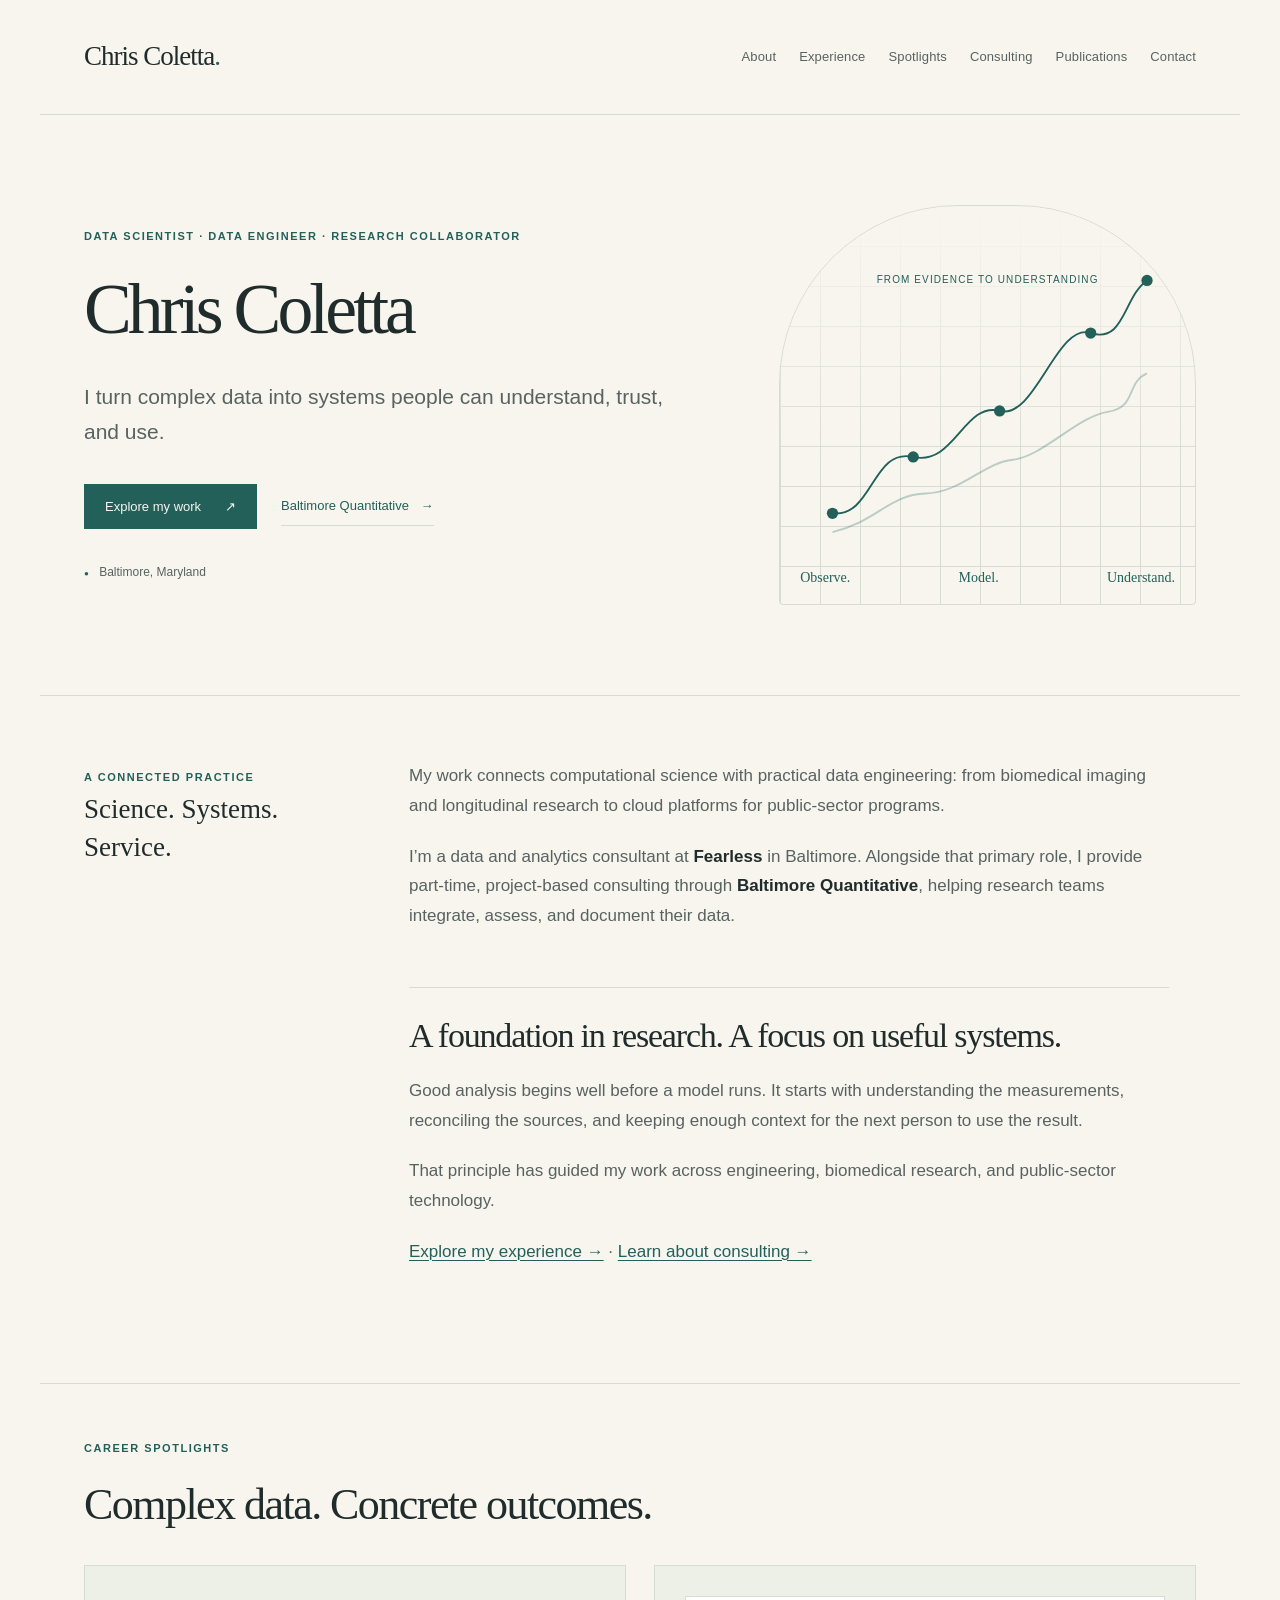
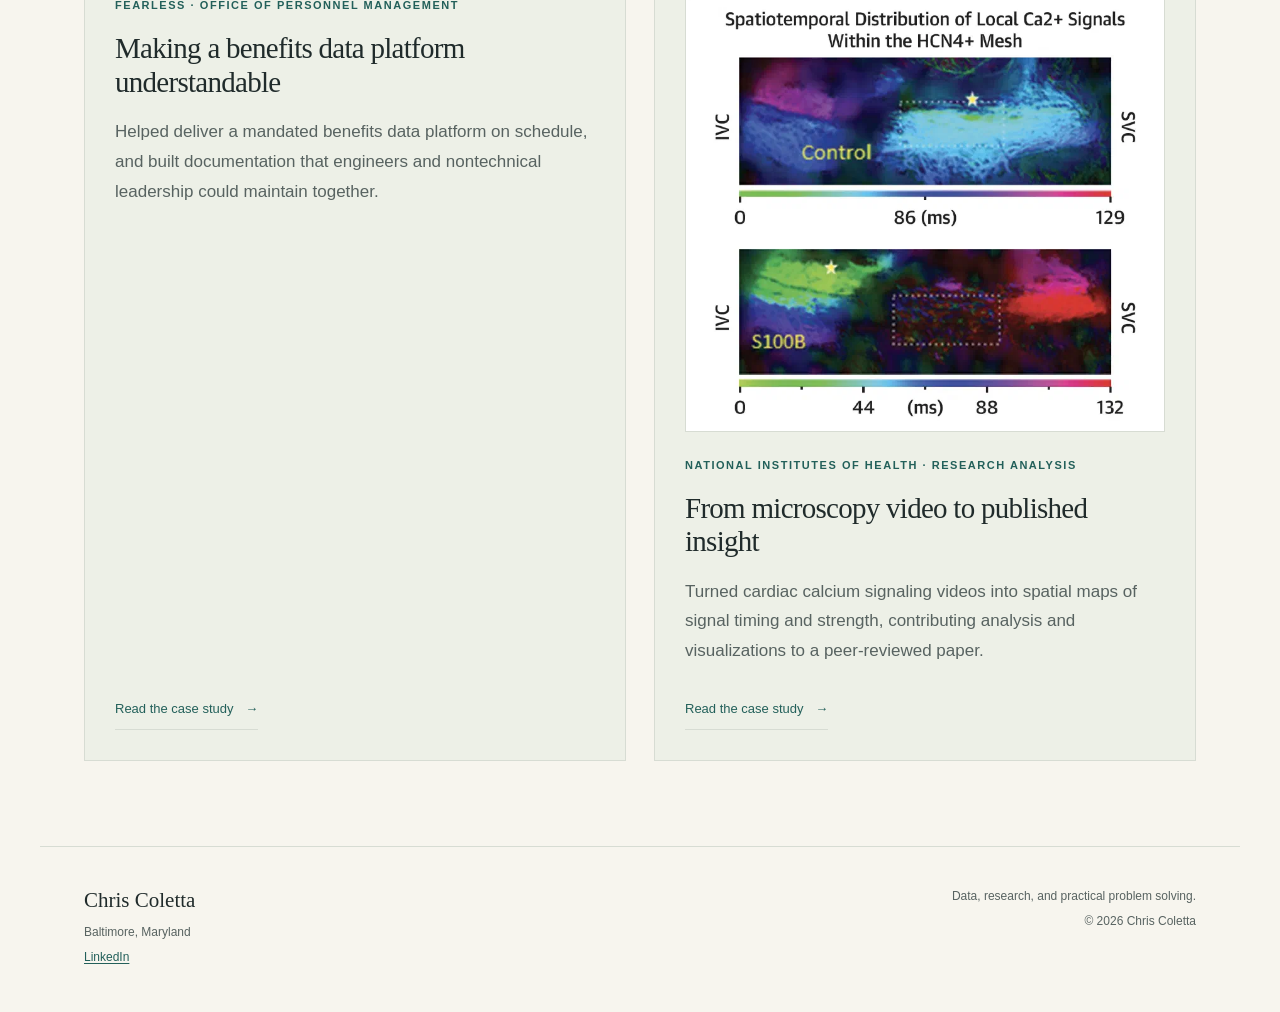
<file: index.html>
<!doctype html><html lang=en-us><head><meta name=generator content="Hugo 0.165.0"><meta charset=utf-8><meta name=viewport content="width=device-width,initial-scale=1"><title>Chris Coletta</title><meta name=description content="Baltimore-based data scientist connecting scientific research, data engineering, and dependable data platforms."><link rel=canonical href=https://colettace.github.io/><meta property="og:title" content="Chris Coletta"><meta property="og:description" content="Baltimore-based data scientist connecting scientific research, data engineering, and dependable data platforms."><meta property="og:type" content="website"><meta property="og:url" content="https://colettace.github.io/"><meta property="og:site_name" content="Chris Coletta"><meta name=theme-color content="#f7f5ee"><link rel=stylesheet href=/css/main.min.c61c6e6c2e9ab91d00d723f4d6f3834e864838fc6889ac18968c64a1b26cecc6.css integrity="sha256-xhxubC6auR0A1yP01vODToZIOPxoiawYloxkobJs7MY="><link rel=icon href=/favicon.svg type=image/svg+xml></head><body><a class=skip-link href=#main>Skip to content</a><header class="site-header wrap"><a class=wordmark href=/ aria-label="Chris Coletta home">Chris Coletta<span class=wordmark-dot aria-hidden=true>.</span></a><nav aria-label="Main navigation"><ul class=nav-list><li><a href=/about/>About</a></li><li><a href=/experience/>Experience</a></li><li><a href=/spotlights/>Spotlights</a></li><li><a href=/consulting/>Consulting</a></li><li><a href=/publications/>Publications</a></li><li><a href=/contact/>Contact</a></li></ul></nav></header><main id=main tabindex=-1><section class="home-hero wrap" aria-labelledby=hero-title><div class=hero-copy><p class=eyebrow>Data scientist · Data engineer · Research collaborator</p><h1 id=hero-title>Chris Coletta</h1><p class=hero-intro>I turn complex data into systems people can understand, trust, and use.</p><div class=hero-actions><a class=button href=/experience/>Explore my work <span aria-hidden=true>↗</span></a><a class=text-link href=/consulting/>Baltimore Quantitative <span aria-hidden=true>→</span></a></div><p class=location><span aria-hidden=true>●</span> Baltimore, Maryland</p></div><div class=data-art aria-hidden=true><div class=art-label>From evidence to understanding</div><svg viewBox="0 0 400 360" fill="none"><path d="M35 290c43 5 42-70 86-60s54-59 92-49 61-95 97-83 35-39 60-56" stroke="currentColor" stroke-width="2"/><path d="M35 310c45-10 61-40 99-41s62-33 93-36 69-46 101-51 19-31 42-41" stroke="currentColor" stroke-opacity=".28" stroke-width="2"/><circle cx="35" cy="290" r="6" fill="currentColor"/><circle cx="121" cy="230" r="6" fill="currentColor"/><circle cx="213" cy="181" r="6" fill="currentColor"/><circle cx="310" cy="98" r="6" fill="currentColor"/><circle cx="370" cy="42" r="6" fill="currentColor"/></svg><div class=art-caption><span>Observe.</span><span>Model.</span><span>Understand.</span></div></div></section><section class="home-body wrap"><div class=section-marker><span class=eyebrow>A connected practice</span><p>Science. Systems. Service.</p></div><div class=prose><p>My work connects computational science with practical data engineering: from biomedical imaging and longitudinal research to cloud platforms for public-sector programs.</p><p>I’m a data and analytics consultant at <strong>Fearless</strong> in Baltimore. Alongside that primary role, I provide part-time, project-based consulting through <strong>Baltimore Quantitative</strong>, helping research teams integrate, assess, and document their data.</p><h2 id=a-foundation-in-research-a-focus-on-useful-systems>A foundation in research. A focus on useful systems.</h2><p>Good analysis begins well before a model runs. It starts with understanding the measurements, reconciling the sources, and keeping enough context for the next person to use the result.</p><p>That principle has guided my work across engineering, biomedical research, and public-sector technology.</p><p><a href=/experience/>Explore my experience →</a>
· <a href=/consulting/>Learn about consulting →</a></p></div></section><section class="home-spotlights wrap" aria-labelledby=spotlights-title><p class=eyebrow>Career spotlights</p><h2 id=spotlights-title>Complex data. Concrete outcomes.</h2><div class=spotlight-grid><article class=spotlight-card><p class=eyebrow>Fearless · Office of Personnel Management</p><h3><a href=/spotlights/opm/>Making a benefits data platform understandable</a></h3><p>Helped deliver a mandated benefits data platform on schedule, and built documentation that engineers and nontechnical leadership could maintain together.</p><a class=text-link href=/spotlights/opm/>Read the case study <span aria-hidden=true>→</span></a></article><article class=spotlight-card><a class=spotlight-image href=/spotlights/chronopix/><img src=/images/chronopix-control-s100b_hu_54c3e852c4d3a0d.webp alt="Two ChronoPix maps of local calcium signals in sinoatrial node tissue, labeled Control and S100B, with color scales indicating relative timing in milliseconds." width=760 height=689 loading=lazy decoding=async></a><p class=eyebrow>National Institutes of Health · Research analysis</p><h3><a href=/spotlights/chronopix/>From microscopy video to published insight</a></h3><p>Turned cardiac calcium signaling videos into spatial maps of signal timing and strength, contributing analysis and visualizations to a peer-reviewed paper.</p><a class=text-link href=/spotlights/chronopix/>Read the case study <span aria-hidden=true>→</span></a></article></div></section></main><footer class="site-footer wrap"><div><a class=footer-name href=/>Chris Coletta</a><p>Baltimore, Maryland</p><p><a href=https://www.linkedin.com/in/chriscoletta/ rel=me>LinkedIn</a></p></div><div class=footer-note><p>Data, research, and practical problem solving.</p><p>© 2026 Chris Coletta</p></div></footer></body></html>
</file>
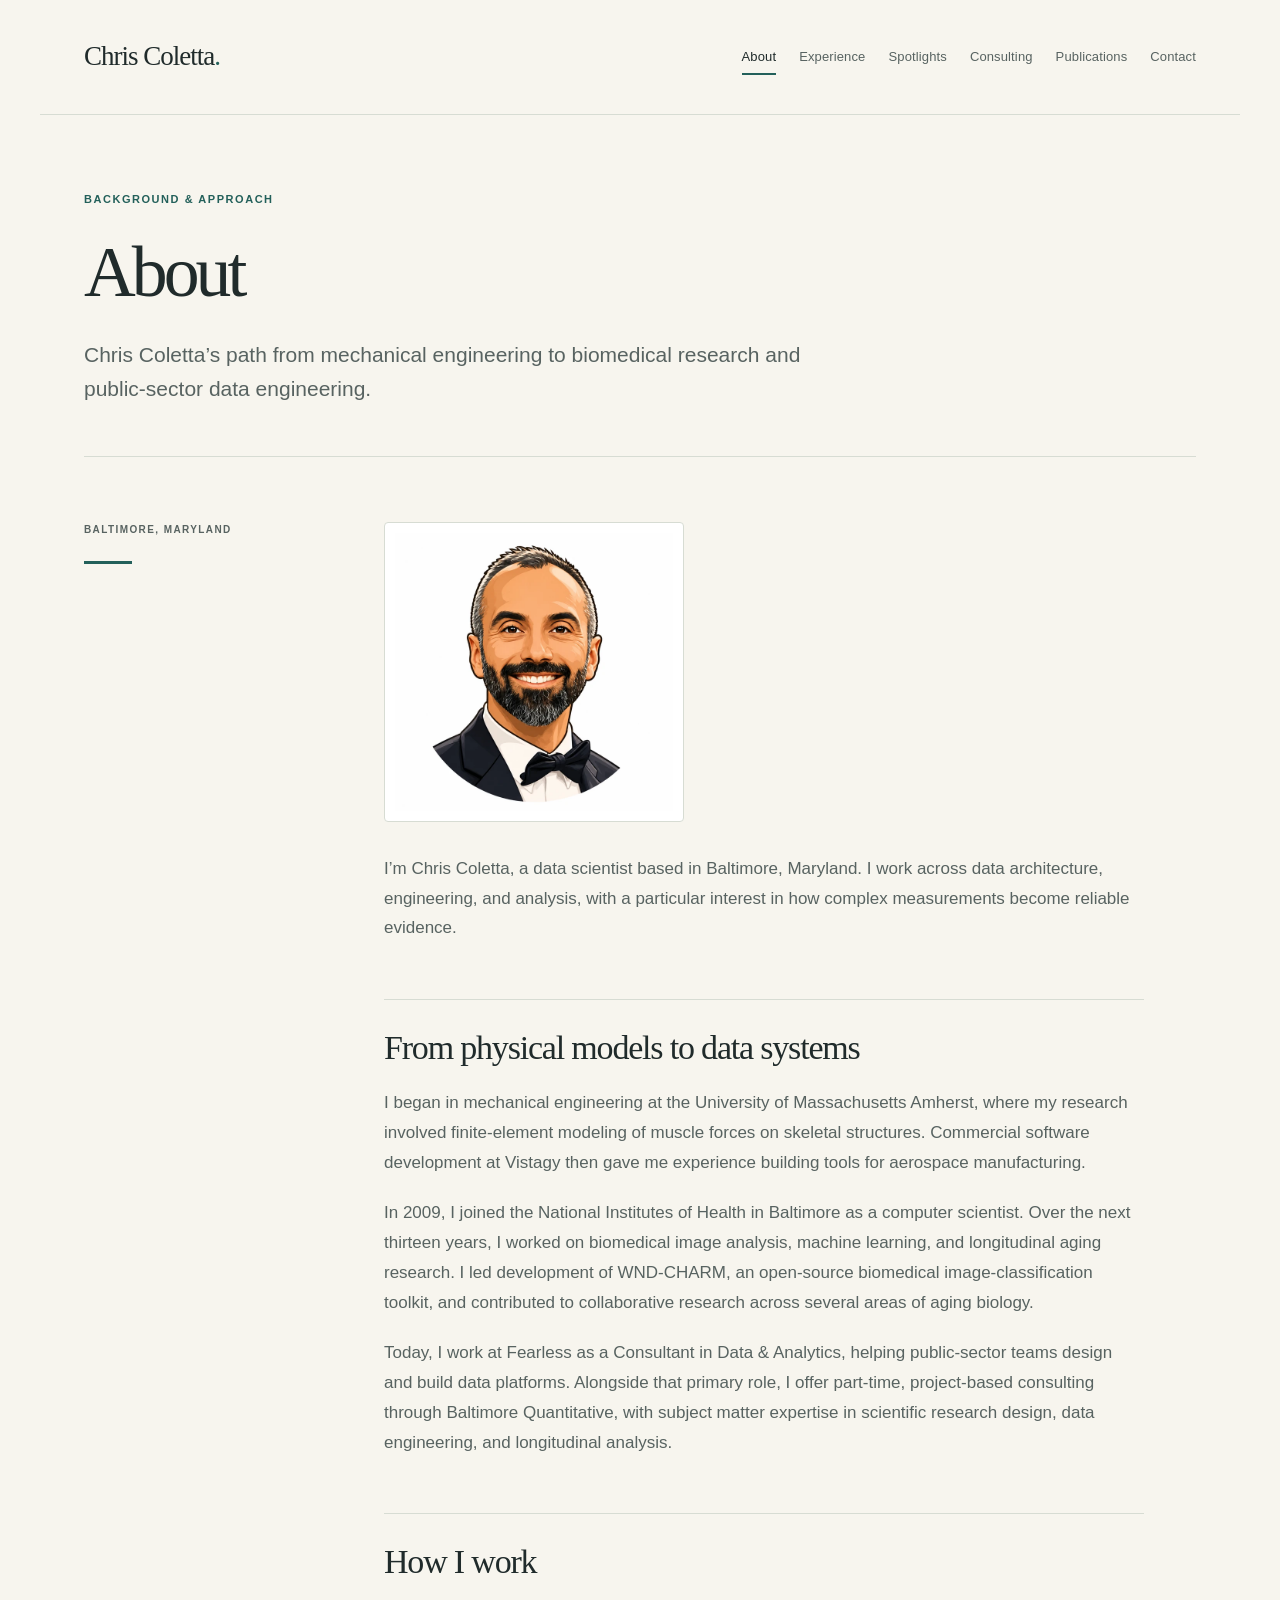
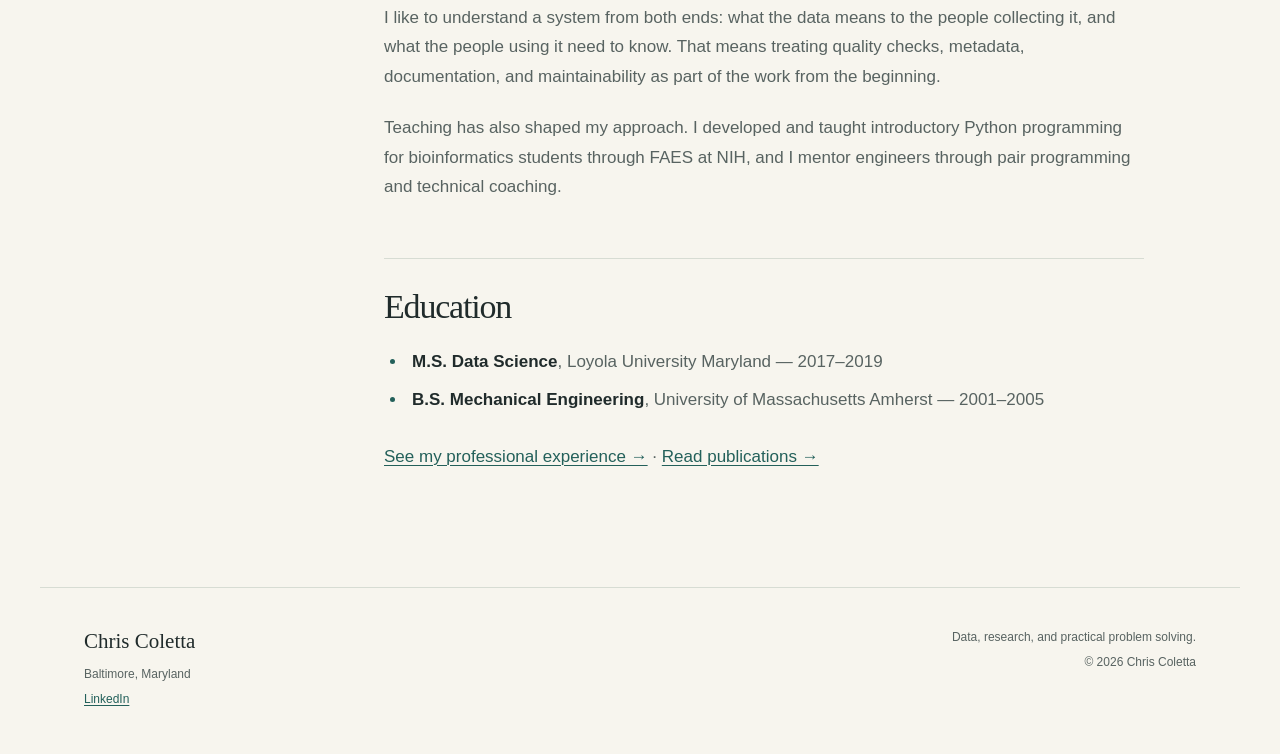
<file: about/index.html>
<!doctype html><html lang=en-us><head><meta charset=utf-8><meta name=viewport content="width=device-width,initial-scale=1"><title>About · Chris Coletta</title><meta name=description content="Chris Coletta’s path from mechanical engineering to biomedical research and public-sector data engineering."><link rel=canonical href=https://colettace.github.io/about/><meta property="og:title" content="About"><meta property="og:description" content="Chris Coletta’s path from mechanical engineering to biomedical research and public-sector data engineering."><meta property="og:type" content="article"><meta property="og:url" content="https://colettace.github.io/about/"><meta property="og:site_name" content="Chris Coletta"><meta name=theme-color content="#f7f5ee"><link rel=stylesheet href=/css/main.min.c61c6e6c2e9ab91d00d723f4d6f3834e864838fc6889ac18968c64a1b26cecc6.css integrity="sha256-xhxubC6auR0A1yP01vODToZIOPxoiawYloxkobJs7MY="><link rel=icon href=/favicon.svg type=image/svg+xml></head><body><a class=skip-link href=#main>Skip to content</a><header class="site-header wrap"><a class=wordmark href=/ aria-label="Chris Coletta home">Chris Coletta<span class=wordmark-dot aria-hidden=true>.</span></a><nav aria-label="Main navigation"><ul class=nav-list><li><a href=/about/ aria-current=page>About</a></li><li><a href=/experience/>Experience</a></li><li><a href=/spotlights/>Spotlights</a></li><li><a href=/consulting/>Consulting</a></li><li><a href=/publications/>Publications</a></li><li><a href=/contact/>Contact</a></li></ul></nav></header><main id=main tabindex=-1><article class="page wrap"><header class=page-heading><p class=eyebrow>Background & approach</p><h1>About</h1><p class=page-description>Chris Coletta’s path from mechanical engineering to biomedical research and public-sector data engineering.</p></header><div class=article-layout><aside class=page-aside><p class=eyebrow>Baltimore, Maryland</p><span class=aside-line aria-hidden=true></span></aside><div class=prose><figure class=profile-portrait><img src=/images/chris-coletta-bowtie.webp alt="AI-stylized portrait of Chris Coletta wearing a bow tie" width=720 height=720></figure><p>I’m Chris Coletta, a data scientist based in Baltimore, Maryland. I work across data architecture, engineering, and analysis, with a particular interest in how complex measurements become reliable evidence.</p><h2 id=from-physical-models-to-data-systems>From physical models to data systems</h2><p>I began in mechanical engineering at the University of Massachusetts Amherst, where my research involved finite-element modeling of muscle forces on skeletal structures. Commercial software development at Vistagy then gave me experience building tools for aerospace manufacturing.</p><p>In 2009, I joined the National Institutes of Health in Baltimore as a computer scientist. Over the next thirteen years, I worked on biomedical image analysis, machine learning, and longitudinal aging research. I led development of WND-CHARM, an open-source biomedical image-classification toolkit, and contributed to collaborative research across several areas of aging biology.</p><p>Today, I work at Fearless as a Consultant in Data & Analytics, helping public-sector teams design and build data platforms. Alongside that primary role, I offer part-time, project-based consulting through Baltimore Quantitative, with subject matter expertise in scientific research design, data engineering, and longitudinal analysis.</p><h2 id=how-i-work>How I work</h2><p>I like to understand a system from both ends: what the data means to the people collecting it, and what the people using it need to know. That means treating quality checks, metadata, documentation, and maintainability as part of the work from the beginning.</p><p>Teaching has also shaped my approach. I developed and taught introductory Python programming for bioinformatics students through FAES at NIH, and I mentor engineers through pair programming and technical coaching.</p><h2 id=education>Education</h2><ul><li><strong>M.S. Data Science</strong>, Loyola University Maryland — 2017–2019</li><li><strong>B.S. Mechanical Engineering</strong>, University of Massachusetts Amherst — 2001–2005</li></ul><p><a href=/experience/>See my professional experience →</a>
· <a href=/publications/>Read publications →</a></p></div></div></article></main><footer class="site-footer wrap"><div><a class=footer-name href=/>Chris Coletta</a><p>Baltimore, Maryland</p><p><a href=https://www.linkedin.com/in/chriscoletta/ rel=me>LinkedIn</a></p></div><div class=footer-note><p>Data, research, and practical problem solving.</p><p>© 2026 Chris Coletta</p></div></footer></body></html>
</file>
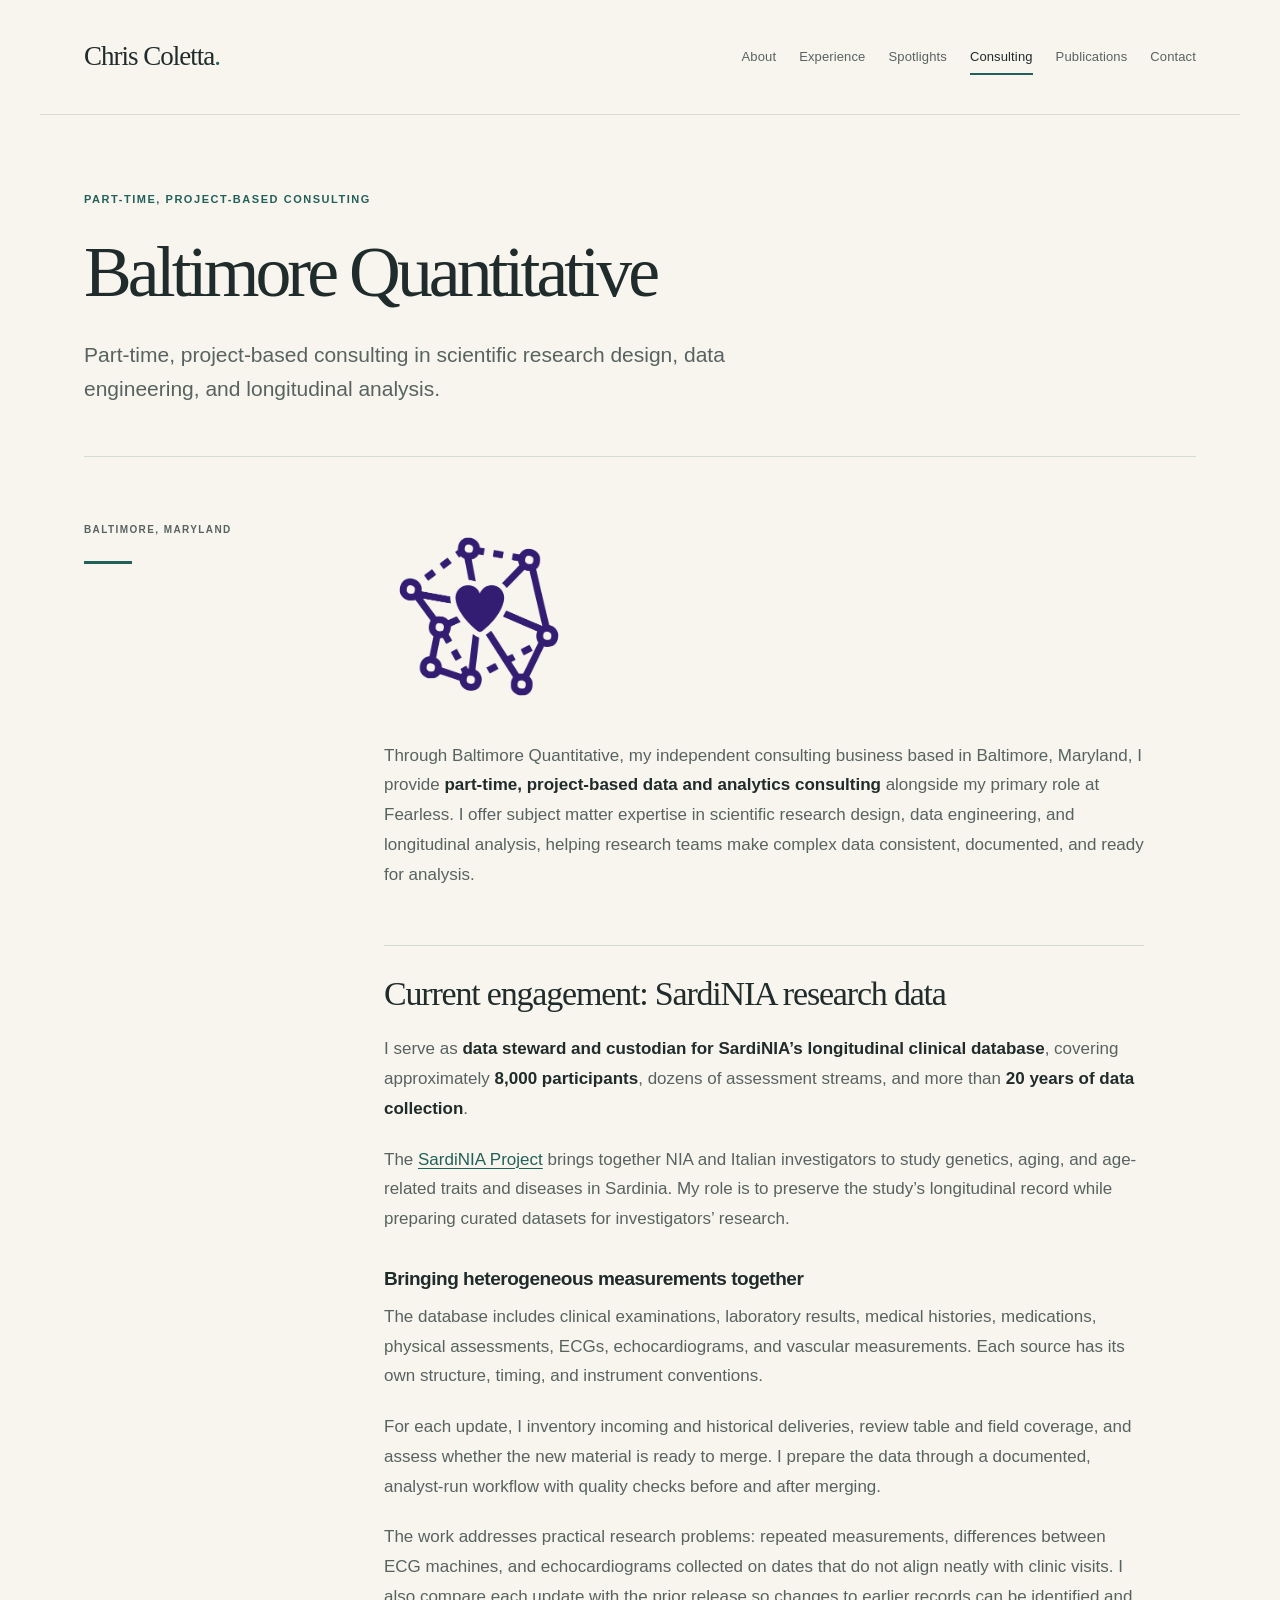
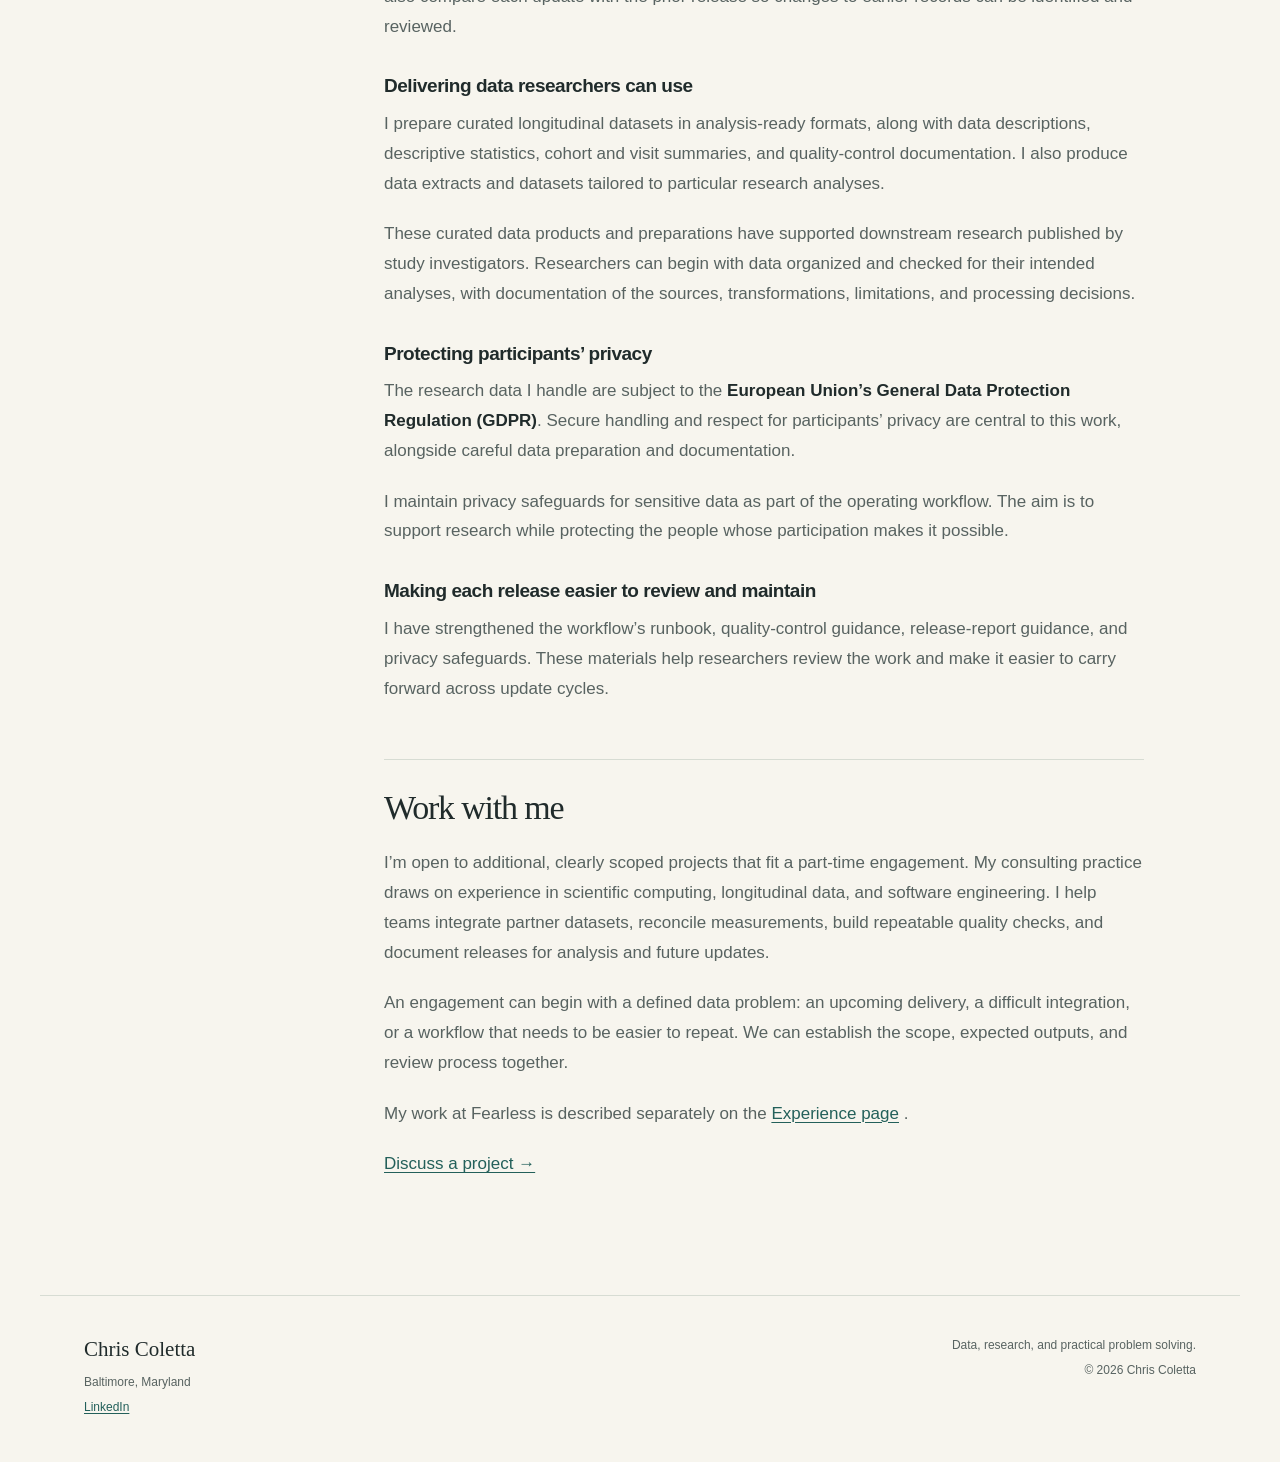
<file: consulting/index.html>
<!doctype html><html lang=en-us><head><meta charset=utf-8><meta name=viewport content="width=device-width,initial-scale=1"><title>Baltimore Quantitative · Chris Coletta</title><meta name=description content="Part-time, project-based consulting in scientific research design, data engineering, and longitudinal analysis."><link rel=canonical href=https://colettace.github.io/consulting/><meta property="og:title" content="Baltimore Quantitative"><meta property="og:description" content="Part-time, project-based consulting in scientific research design, data engineering, and longitudinal analysis."><meta property="og:type" content="article"><meta property="og:url" content="https://colettace.github.io/consulting/"><meta property="og:site_name" content="Chris Coletta"><meta name=theme-color content="#f7f5ee"><link rel=stylesheet href=/css/main.min.c61c6e6c2e9ab91d00d723f4d6f3834e864838fc6889ac18968c64a1b26cecc6.css integrity="sha256-xhxubC6auR0A1yP01vODToZIOPxoiawYloxkobJs7MY="><link rel=icon href=/favicon.svg type=image/svg+xml></head><body><a class=skip-link href=#main>Skip to content</a><header class="site-header wrap"><a class=wordmark href=/ aria-label="Chris Coletta home">Chris Coletta<span class=wordmark-dot aria-hidden=true>.</span></a><nav aria-label="Main navigation"><ul class=nav-list><li><a href=/about/>About</a></li><li><a href=/experience/>Experience</a></li><li><a href=/spotlights/>Spotlights</a></li><li><a href=/consulting/ aria-current=page>Consulting</a></li><li><a href=/publications/>Publications</a></li><li><a href=/contact/>Contact</a></li></ul></nav></header><main id=main tabindex=-1><article class="page wrap"><header class=page-heading><p class=eyebrow>Part-time, project-based consulting</p><h1>Baltimore Quantitative</h1><p class=page-description>Part-time, project-based consulting in scientific research design, data engineering, and longitudinal analysis.</p></header><div class=article-layout><aside class=page-aside><p class=eyebrow>Baltimore, Maryland</p><span class=aside-line aria-hidden=true></span></aside><div class=prose><figure class=consulting-logo><img src=/images/baltimore-quantitative-logo.png alt="Baltimore Quantitative logo: a heart connected to a network of nodes" width=900 height=894></figure><p>Through Baltimore Quantitative, my independent consulting business based in Baltimore, Maryland, I provide <strong>part-time, project-based data and analytics consulting</strong> alongside my primary role at Fearless. I offer subject matter expertise in scientific research design, data engineering, and longitudinal analysis, helping research teams make complex data consistent, documented, and ready for analysis.</p><h2 id=current-engagement-sardinia-research-data>Current engagement: SardiNIA research data</h2><p>I serve as <strong>data steward and custodian for SardiNIA’s longitudinal clinical database</strong>, covering approximately <strong>8,000 participants</strong>, dozens of assessment streams, and more than <strong>20 years of data collection</strong>.</p><p>The <a href=https://sardinia.nia.nih.gov/>SardiNIA Project</a>
brings together NIA and Italian investigators to study genetics, aging, and age-related traits and diseases in Sardinia. My role is to preserve the study’s longitudinal record while preparing curated datasets for investigators’ research.</p><h3 id=bringing-heterogeneous-measurements-together>Bringing heterogeneous measurements together</h3><p>The database includes clinical examinations, laboratory results, medical histories, medications, physical assessments, ECGs, echocardiograms, and vascular measurements. Each source has its own structure, timing, and instrument conventions.</p><p>For each update, I inventory incoming and historical deliveries, review table and field coverage, and assess whether the new material is ready to merge. I prepare the data through a documented, analyst-run workflow with quality checks before and after merging.</p><p>The work addresses practical research problems: repeated measurements, differences between ECG machines, and echocardiograms collected on dates that do not align neatly with clinic visits. I also compare each update with the prior release so changes to earlier records can be identified and reviewed.</p><h3 id=delivering-data-researchers-can-use>Delivering data researchers can use</h3><p>I prepare curated longitudinal datasets in analysis-ready formats, along with data descriptions, descriptive statistics, cohort and visit summaries, and quality-control documentation. I also produce data extracts and datasets tailored to particular research analyses.</p><p>These curated data products and preparations have supported downstream research published by study investigators. Researchers can begin with data organized and checked for their intended analyses, with documentation of the sources, transformations, limitations, and processing decisions.</p><h3 id=protecting-participants-privacy>Protecting participants’ privacy</h3><p>The research data I handle are subject to the <strong>European Union’s General Data Protection Regulation (GDPR)</strong>. Secure handling and respect for participants’ privacy are central to this work, alongside careful data preparation and documentation.</p><p>I maintain privacy safeguards for sensitive data as part of the operating workflow. The aim is to support research while protecting the people whose participation makes it possible.</p><h3 id=making-each-release-easier-to-review-and-maintain>Making each release easier to review and maintain</h3><p>I have strengthened the workflow’s runbook, quality-control guidance, release-report guidance, and privacy safeguards. These materials help researchers review the work and make it easier to carry forward across update cycles.</p><h2 id=work-with-me>Work with me</h2><p>I’m open to additional, clearly scoped projects that fit a part-time engagement. My consulting practice draws on experience in scientific computing, longitudinal data, and software engineering. I help teams integrate partner datasets, reconcile measurements, build repeatable quality checks, and document releases for analysis and future updates.</p><p>An engagement can begin with a defined data problem: an upcoming delivery, a difficult integration, or a workflow that needs to be easier to repeat. We can establish the scope, expected outputs, and review process together.</p><p>My work at Fearless is described separately on the <a href=/experience/>Experience page</a>
.</p><p><a href=/contact/>Discuss a project →</a></p></div></div></article></main><footer class="site-footer wrap"><div><a class=footer-name href=/>Chris Coletta</a><p>Baltimore, Maryland</p><p><a href=https://www.linkedin.com/in/chriscoletta/ rel=me>LinkedIn</a></p></div><div class=footer-note><p>Data, research, and practical problem solving.</p><p>© 2026 Chris Coletta</p></div></footer></body></html>
</file>
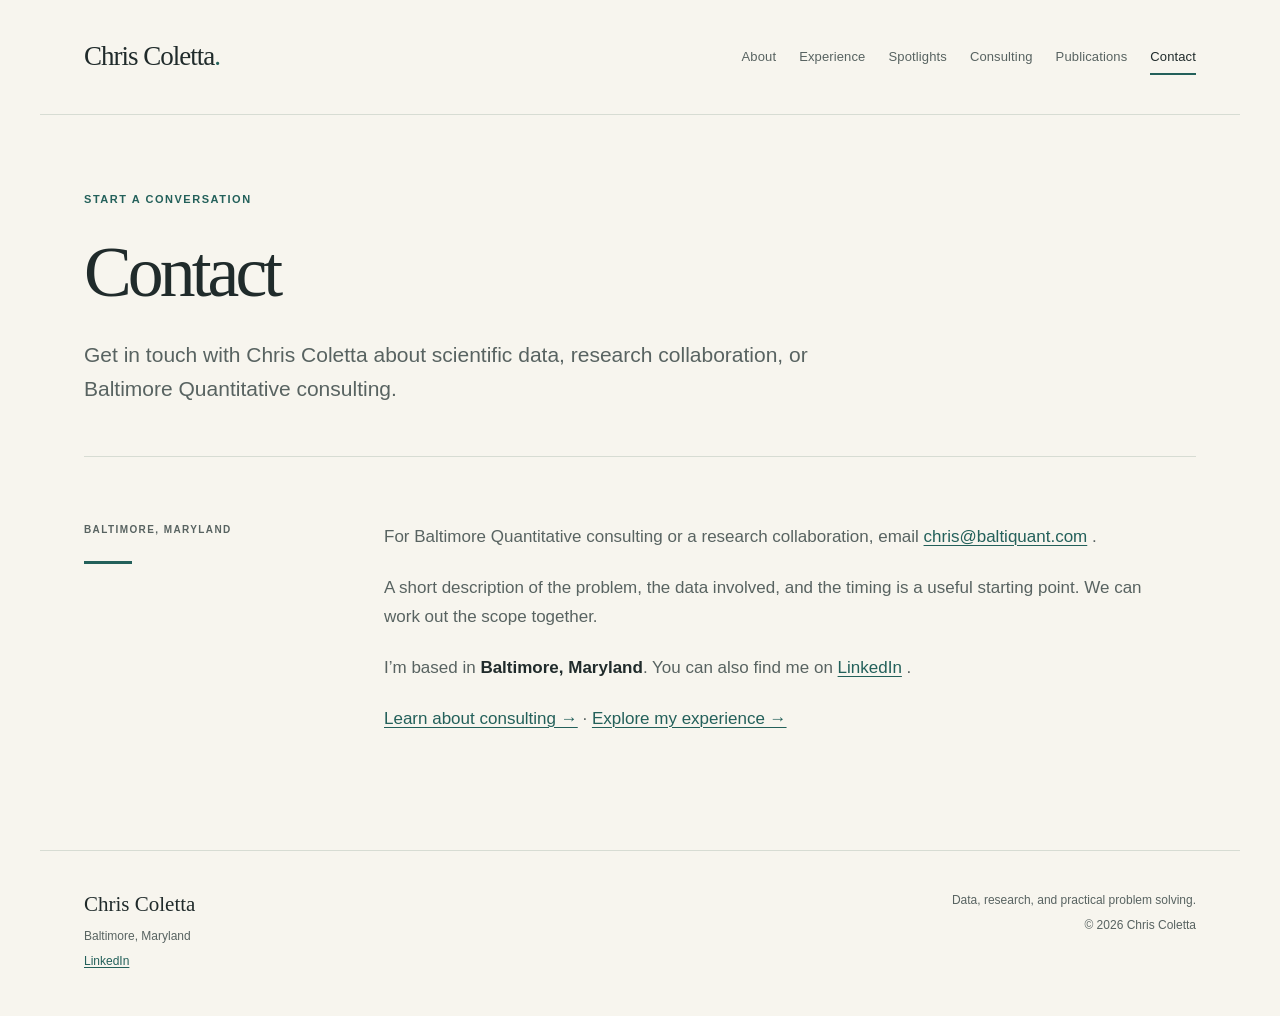
<file: contact/index.html>
<!doctype html><html lang=en-us><head><meta charset=utf-8><meta name=viewport content="width=device-width,initial-scale=1"><title>Contact · Chris Coletta</title><meta name=description content="Get in touch with Chris Coletta about scientific data, research collaboration, or Baltimore Quantitative consulting."><link rel=canonical href=https://colettace.github.io/contact/><meta property="og:title" content="Contact"><meta property="og:description" content="Get in touch with Chris Coletta about scientific data, research collaboration, or Baltimore Quantitative consulting."><meta property="og:type" content="article"><meta property="og:url" content="https://colettace.github.io/contact/"><meta property="og:site_name" content="Chris Coletta"><meta name=theme-color content="#f7f5ee"><link rel=stylesheet href=/css/main.min.c61c6e6c2e9ab91d00d723f4d6f3834e864838fc6889ac18968c64a1b26cecc6.css integrity="sha256-xhxubC6auR0A1yP01vODToZIOPxoiawYloxkobJs7MY="><link rel=icon href=/favicon.svg type=image/svg+xml></head><body><a class=skip-link href=#main>Skip to content</a><header class="site-header wrap"><a class=wordmark href=/ aria-label="Chris Coletta home">Chris Coletta<span class=wordmark-dot aria-hidden=true>.</span></a><nav aria-label="Main navigation"><ul class=nav-list><li><a href=/about/>About</a></li><li><a href=/experience/>Experience</a></li><li><a href=/spotlights/>Spotlights</a></li><li><a href=/consulting/>Consulting</a></li><li><a href=/publications/>Publications</a></li><li><a href=/contact/ aria-current=page>Contact</a></li></ul></nav></header><main id=main tabindex=-1><article class="page wrap"><header class=page-heading><p class=eyebrow>Start a conversation</p><h1>Contact</h1><p class=page-description>Get in touch with Chris Coletta about scientific data, research collaboration, or Baltimore Quantitative consulting.</p></header><div class=article-layout><aside class=page-aside><p class=eyebrow>Baltimore, Maryland</p><span class=aside-line aria-hidden=true></span></aside><div class=prose><p>For Baltimore Quantitative consulting or a research collaboration, email <a href=mailto:chris@baltiquant.com>chris@baltiquant.com</a>
.</p><p>A short description of the problem, the data involved, and the timing is a useful starting point. We can work out the scope together.</p><p>I’m based in <strong>Baltimore, Maryland</strong>. You can also find me on <a href=https://www.linkedin.com/in/chriscoletta/>LinkedIn</a>
.</p><p><a href=/consulting/>Learn about consulting →</a>
· <a href=/experience/>Explore my experience →</a></p></div></div></article></main><footer class="site-footer wrap"><div><a class=footer-name href=/>Chris Coletta</a><p>Baltimore, Maryland</p><p><a href=https://www.linkedin.com/in/chriscoletta/ rel=me>LinkedIn</a></p></div><div class=footer-note><p>Data, research, and practical problem solving.</p><p>© 2026 Chris Coletta</p></div></footer></body></html>
</file>
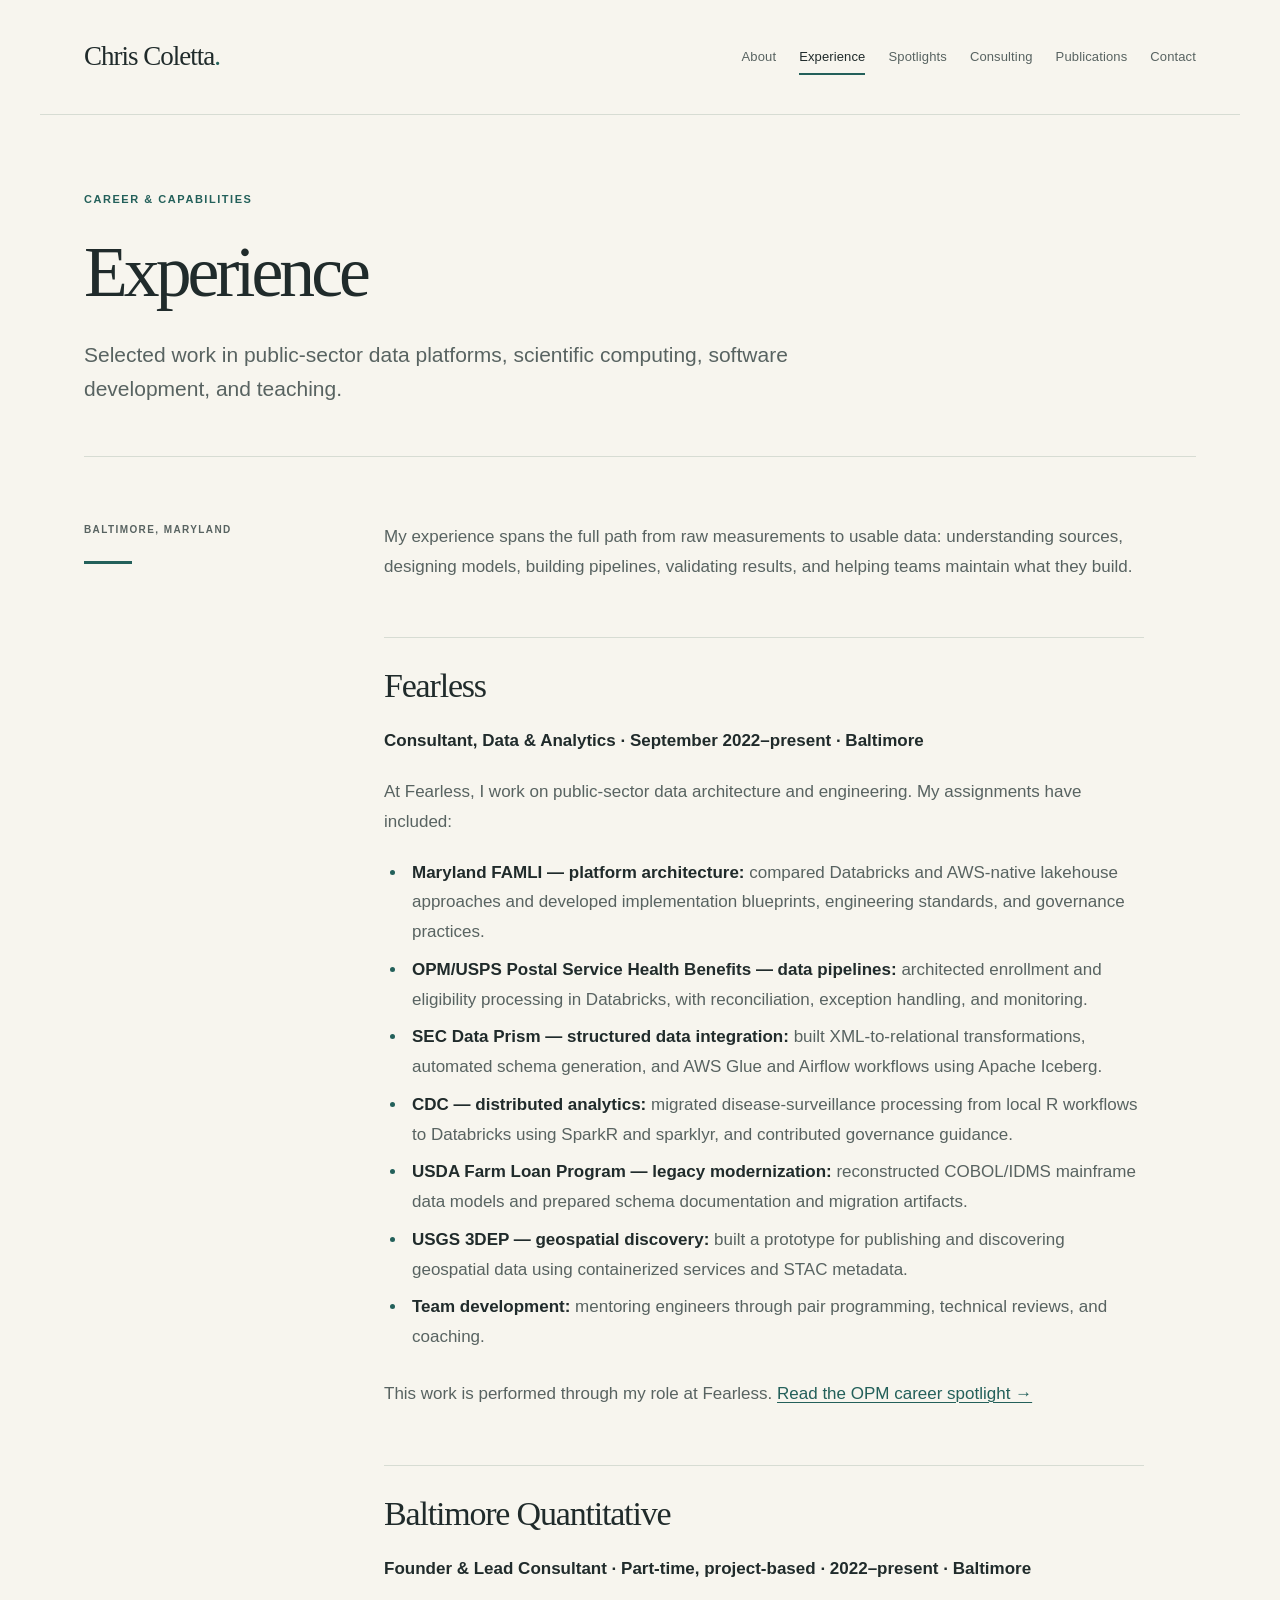
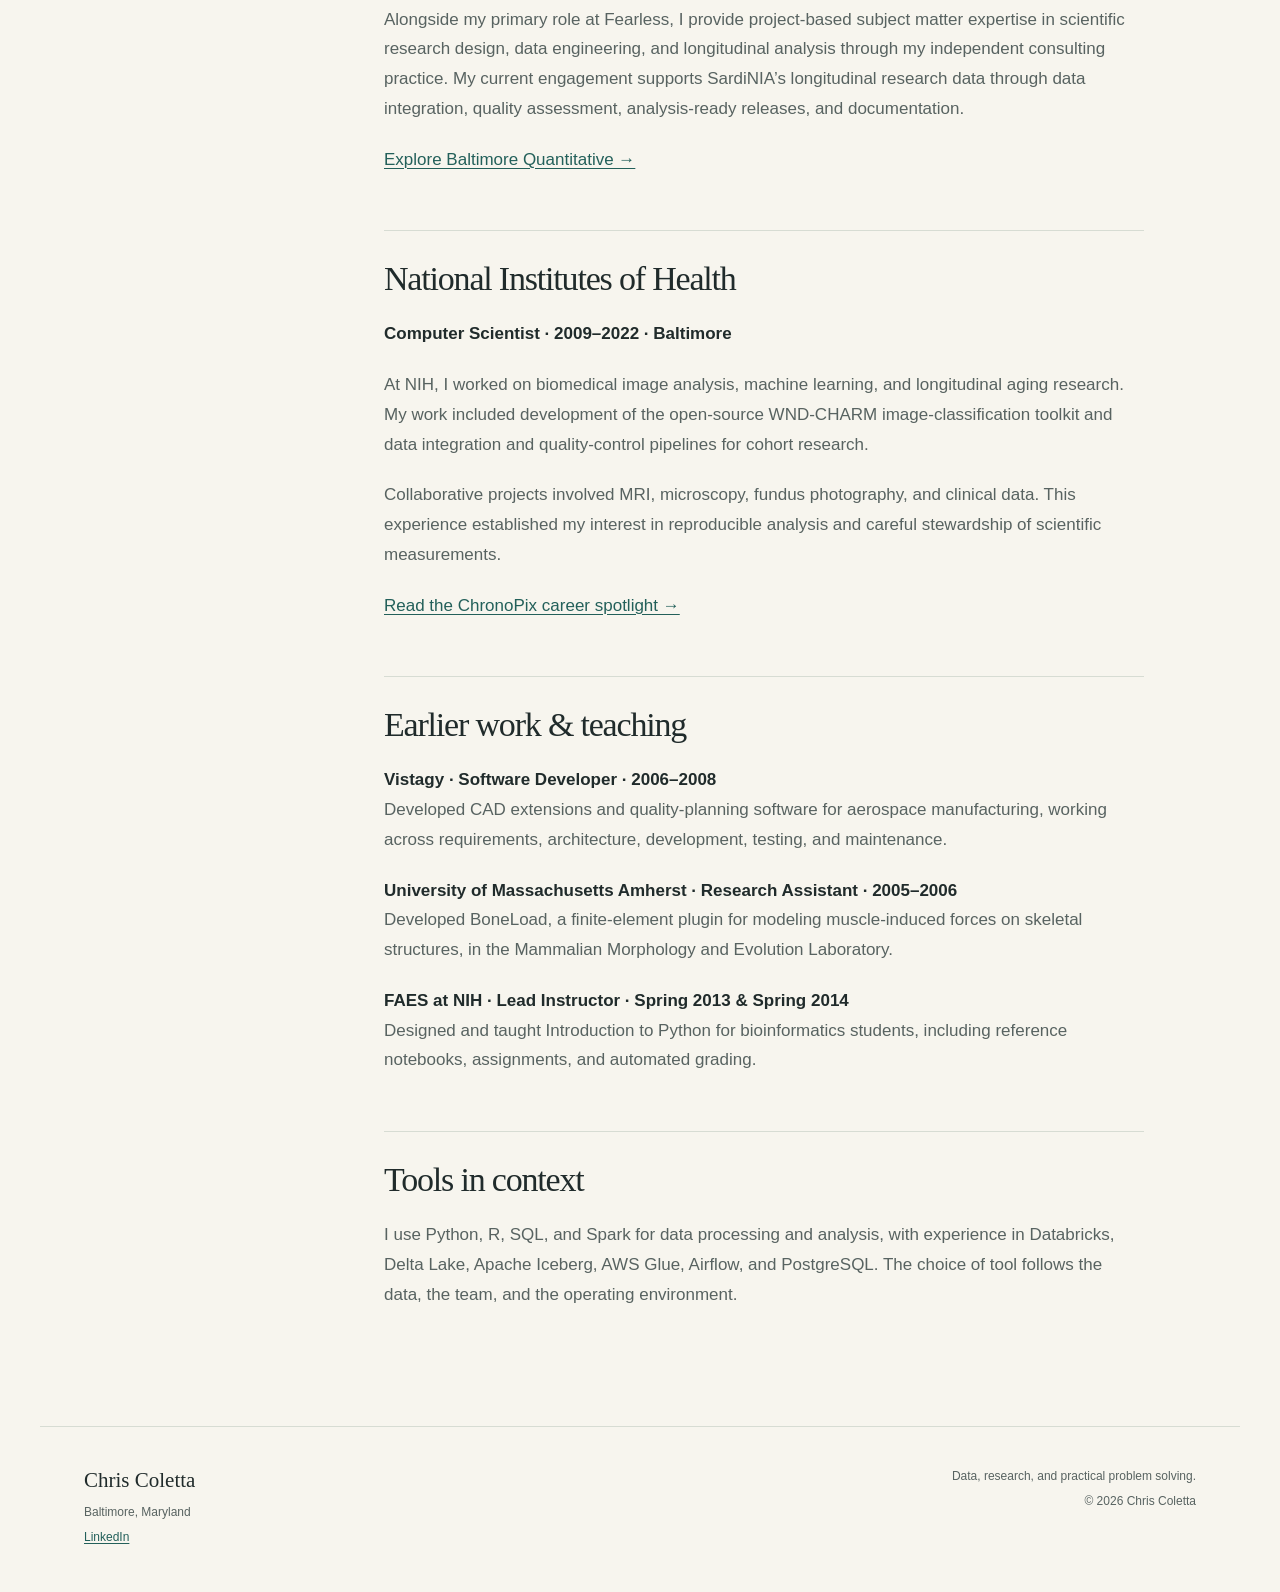
<file: experience/index.html>
<!doctype html><html lang=en-us><head><meta charset=utf-8><meta name=viewport content="width=device-width,initial-scale=1"><title>Experience · Chris Coletta</title><meta name=description content="Selected work in public-sector data platforms, scientific computing, software development, and teaching."><link rel=canonical href=https://colettace.github.io/experience/><meta property="og:title" content="Experience"><meta property="og:description" content="Selected work in public-sector data platforms, scientific computing, software development, and teaching."><meta property="og:type" content="article"><meta property="og:url" content="https://colettace.github.io/experience/"><meta property="og:site_name" content="Chris Coletta"><meta name=theme-color content="#f7f5ee"><link rel=stylesheet href=/css/main.min.c61c6e6c2e9ab91d00d723f4d6f3834e864838fc6889ac18968c64a1b26cecc6.css integrity="sha256-xhxubC6auR0A1yP01vODToZIOPxoiawYloxkobJs7MY="><link rel=icon href=/favicon.svg type=image/svg+xml></head><body><a class=skip-link href=#main>Skip to content</a><header class="site-header wrap"><a class=wordmark href=/ aria-label="Chris Coletta home">Chris Coletta<span class=wordmark-dot aria-hidden=true>.</span></a><nav aria-label="Main navigation"><ul class=nav-list><li><a href=/about/>About</a></li><li><a href=/experience/ aria-current=page>Experience</a></li><li><a href=/spotlights/>Spotlights</a></li><li><a href=/consulting/>Consulting</a></li><li><a href=/publications/>Publications</a></li><li><a href=/contact/>Contact</a></li></ul></nav></header><main id=main tabindex=-1><article class="page wrap"><header class=page-heading><p class=eyebrow>Career & capabilities</p><h1>Experience</h1><p class=page-description>Selected work in public-sector data platforms, scientific computing, software development, and teaching.</p></header><div class=article-layout><aside class=page-aside><p class=eyebrow>Baltimore, Maryland</p><span class=aside-line aria-hidden=true></span></aside><div class=prose><p>My experience spans the full path from raw measurements to usable data: understanding sources, designing models, building pipelines, validating results, and helping teams maintain what they build.</p><h2 id=fearless>Fearless</h2><p><strong>Consultant, Data & Analytics · September 2022–present · Baltimore</strong></p><p>At Fearless, I work on public-sector data architecture and engineering. My assignments have included:</p><ul><li><strong>Maryland FAMLI — platform architecture:</strong> compared Databricks and AWS-native lakehouse approaches and developed implementation blueprints, engineering standards, and governance practices.</li><li><strong>OPM/USPS Postal Service Health Benefits — data pipelines:</strong> architected enrollment and eligibility processing in Databricks, with reconciliation, exception handling, and monitoring.</li><li><strong>SEC Data Prism — structured data integration:</strong> built XML-to-relational transformations, automated schema generation, and AWS Glue and Airflow workflows using Apache Iceberg.</li><li><strong>CDC — distributed analytics:</strong> migrated disease-surveillance processing from local R workflows to Databricks using SparkR and sparklyr, and contributed governance guidance.</li><li><strong>USDA Farm Loan Program — legacy modernization:</strong> reconstructed COBOL/IDMS mainframe data models and prepared schema documentation and migration artifacts.</li><li><strong>USGS 3DEP — geospatial discovery:</strong> built a prototype for publishing and discovering geospatial data using containerized services and STAC metadata.</li><li><strong>Team development:</strong> mentoring engineers through pair programming, technical reviews, and coaching.</li></ul><p>This work is performed through my role at Fearless. <a href=/spotlights/opm/>Read the OPM career spotlight →</a></p><h2 id=baltimore-quantitative>Baltimore Quantitative</h2><p><strong>Founder & Lead Consultant · Part-time, project-based · 2022–present · Baltimore</strong></p><p>Alongside my primary role at Fearless, I provide project-based subject matter expertise in scientific research design, data engineering, and longitudinal analysis through my independent consulting practice. My current engagement supports SardiNIA’s longitudinal research data through data integration, quality assessment, analysis-ready releases, and documentation.</p><p><a href=/consulting/>Explore Baltimore Quantitative →</a></p><h2 id=national-institutes-of-health>National Institutes of Health</h2><p><strong>Computer Scientist · 2009–2022 · Baltimore</strong></p><p>At NIH, I worked on biomedical image analysis, machine learning, and longitudinal aging research. My work included development of the open-source WND-CHARM image-classification toolkit and data integration and quality-control pipelines for cohort research.</p><p>Collaborative projects involved MRI, microscopy, fundus photography, and clinical data. This experience established my interest in reproducible analysis and careful stewardship of scientific measurements.</p><p><a href=/spotlights/chronopix/>Read the ChronoPix career spotlight →</a></p><h2 id=earlier-work--teaching>Earlier work & teaching</h2><p><strong>Vistagy · Software Developer · 2006–2008</strong><br>Developed CAD extensions and quality-planning software for aerospace manufacturing, working across requirements, architecture, development, testing, and maintenance.</p><p><strong>University of Massachusetts Amherst · Research Assistant · 2005–2006</strong><br>Developed BoneLoad, a finite-element plugin for modeling muscle-induced forces on skeletal structures, in the Mammalian Morphology and Evolution Laboratory.</p><p><strong>FAES at NIH · Lead Instructor · Spring 2013 & Spring 2014</strong><br>Designed and taught Introduction to Python for bioinformatics students, including reference notebooks, assignments, and automated grading.</p><h2 id=tools-in-context>Tools in context</h2><p>I use Python, R, SQL, and Spark for data processing and analysis, with experience in Databricks, Delta Lake, Apache Iceberg, AWS Glue, Airflow, and PostgreSQL. The choice of tool follows the data, the team, and the operating environment.</p></div></div></article></main><footer class="site-footer wrap"><div><a class=footer-name href=/>Chris Coletta</a><p>Baltimore, Maryland</p><p><a href=https://www.linkedin.com/in/chriscoletta/ rel=me>LinkedIn</a></p></div><div class=footer-note><p>Data, research, and practical problem solving.</p><p>© 2026 Chris Coletta</p></div></footer></body></html>
</file>
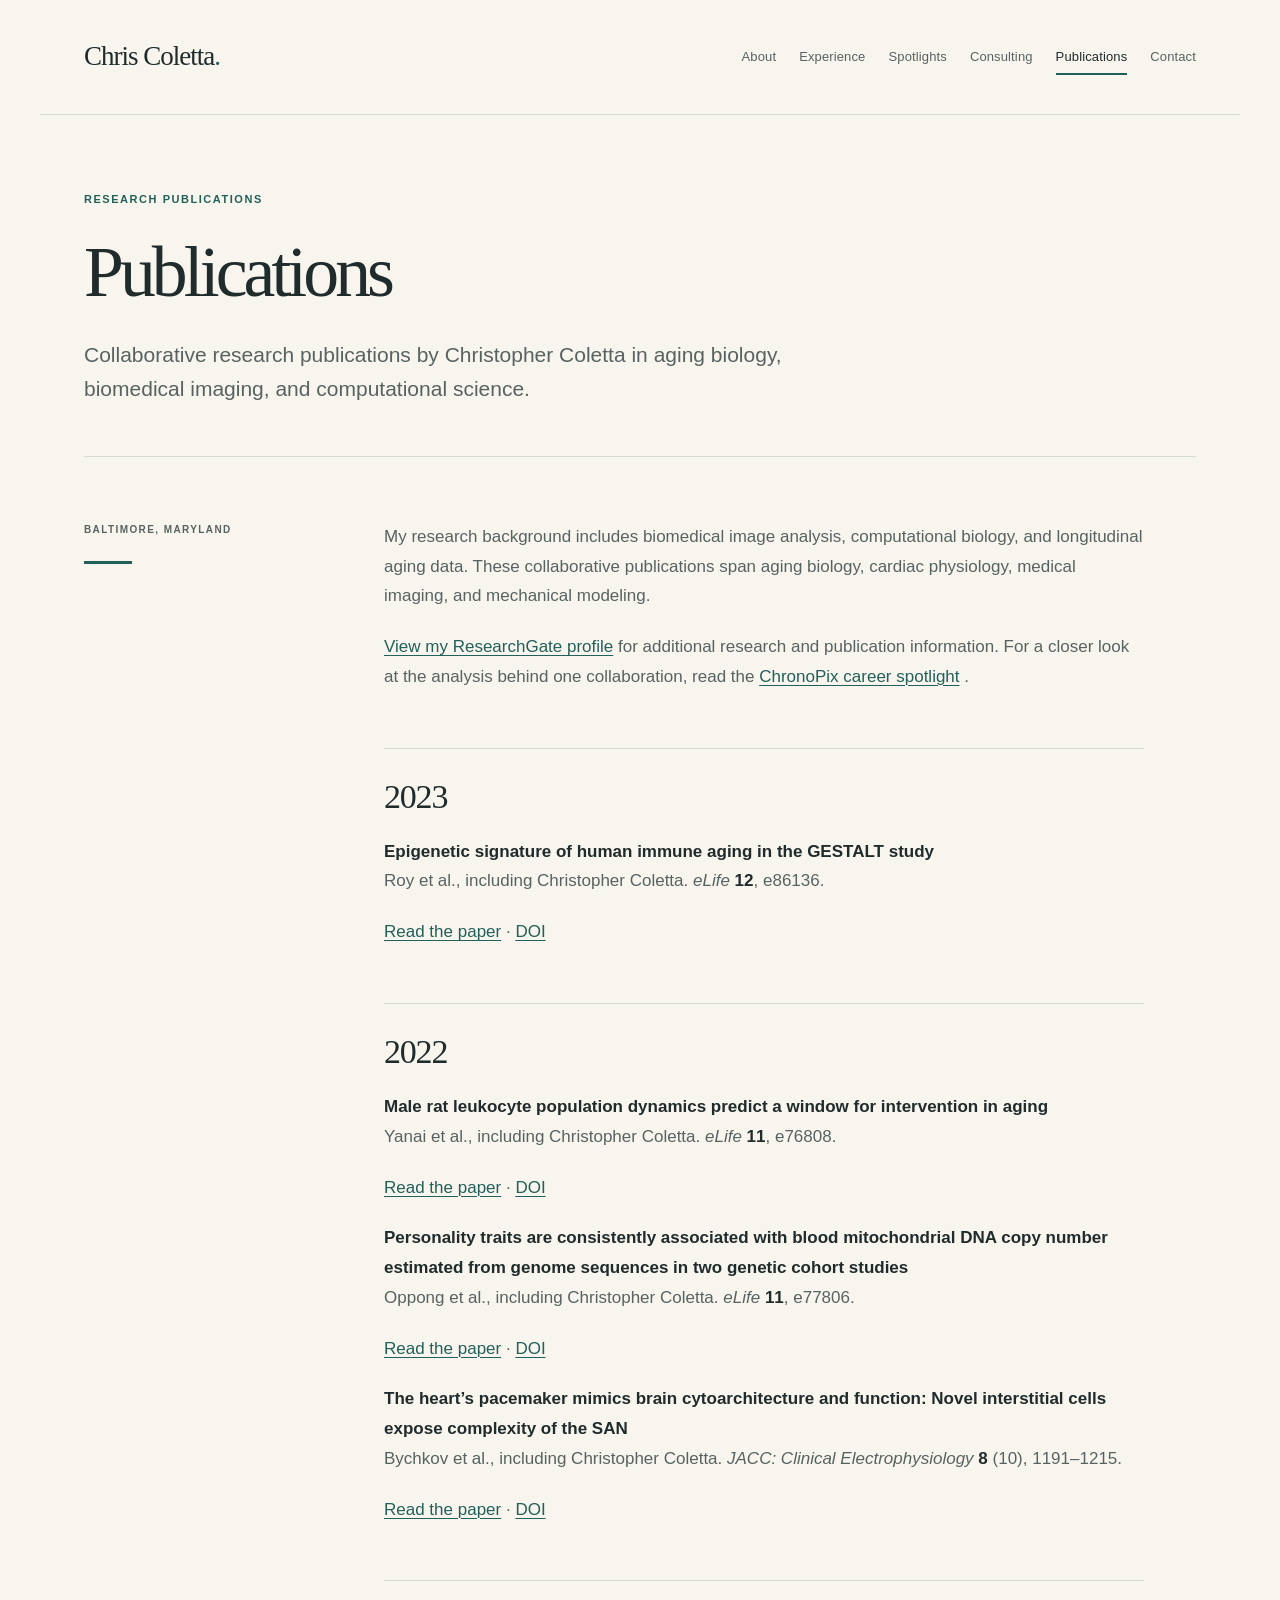
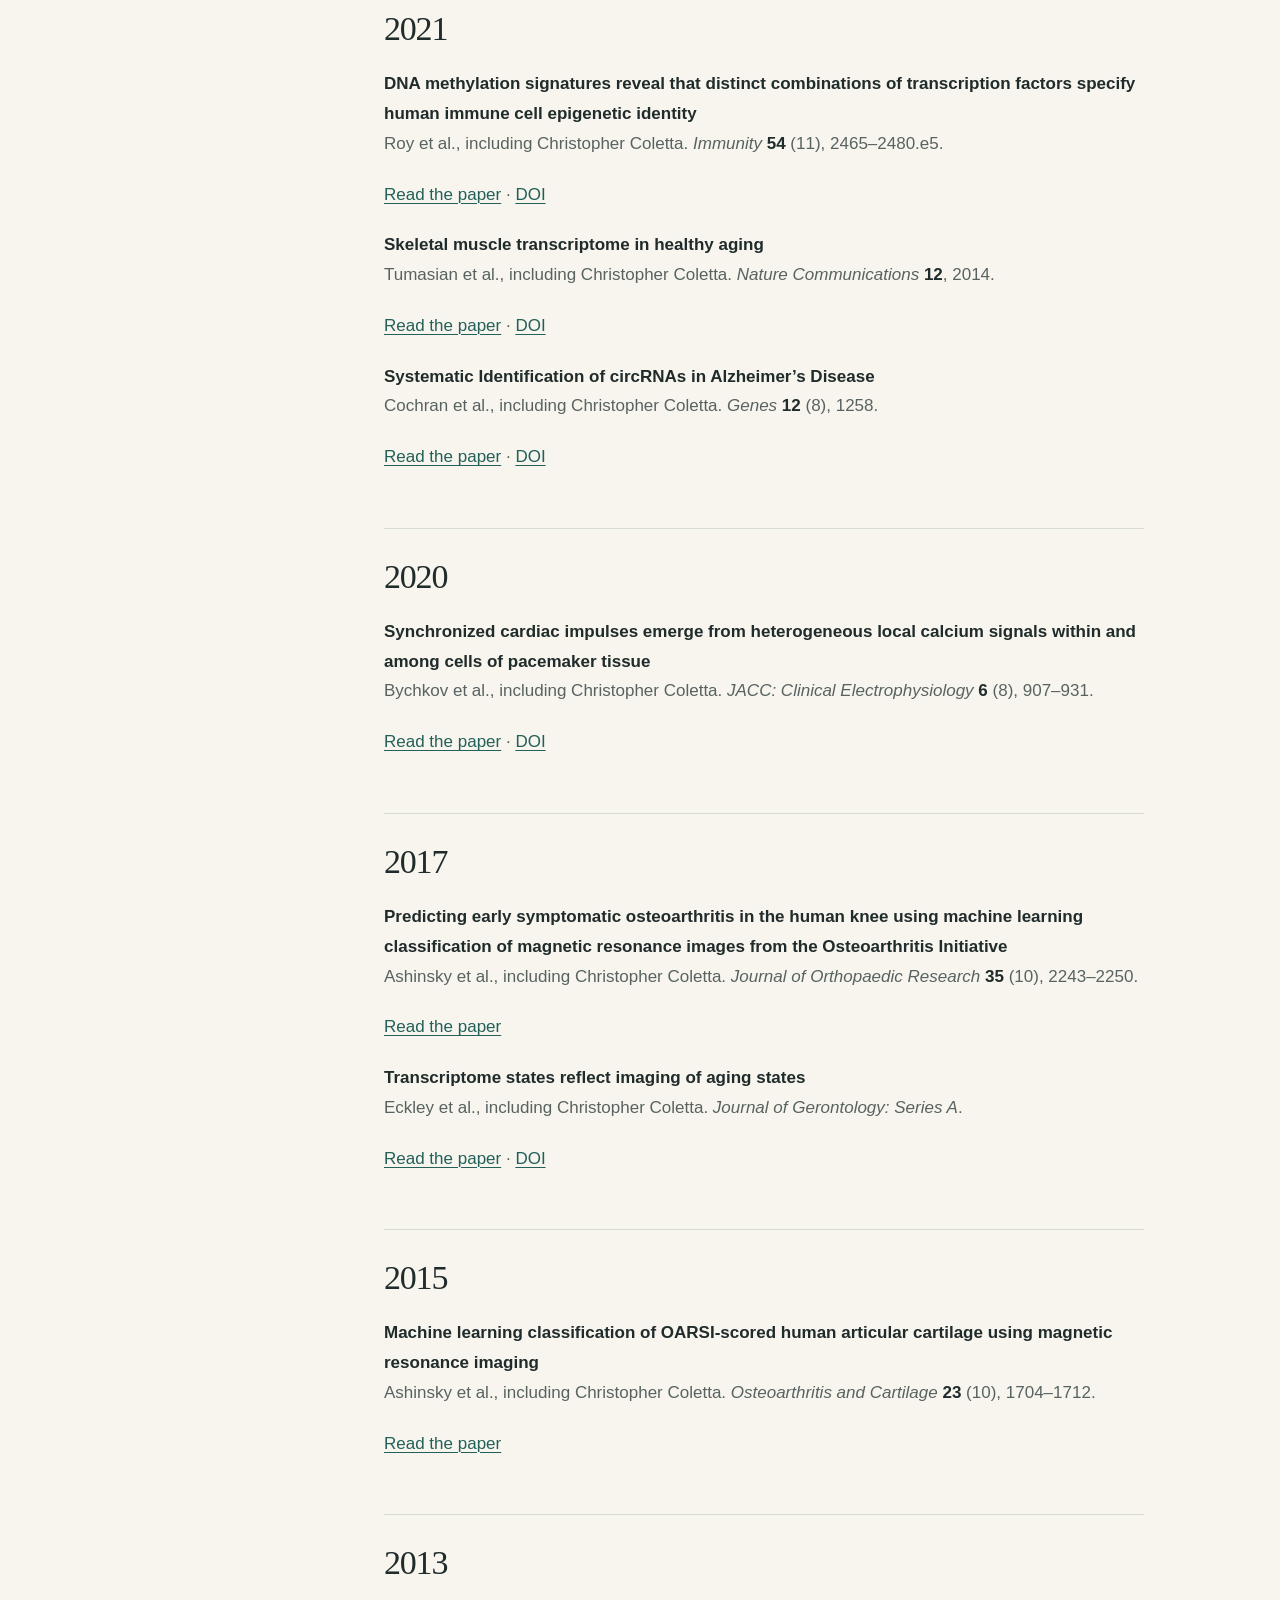
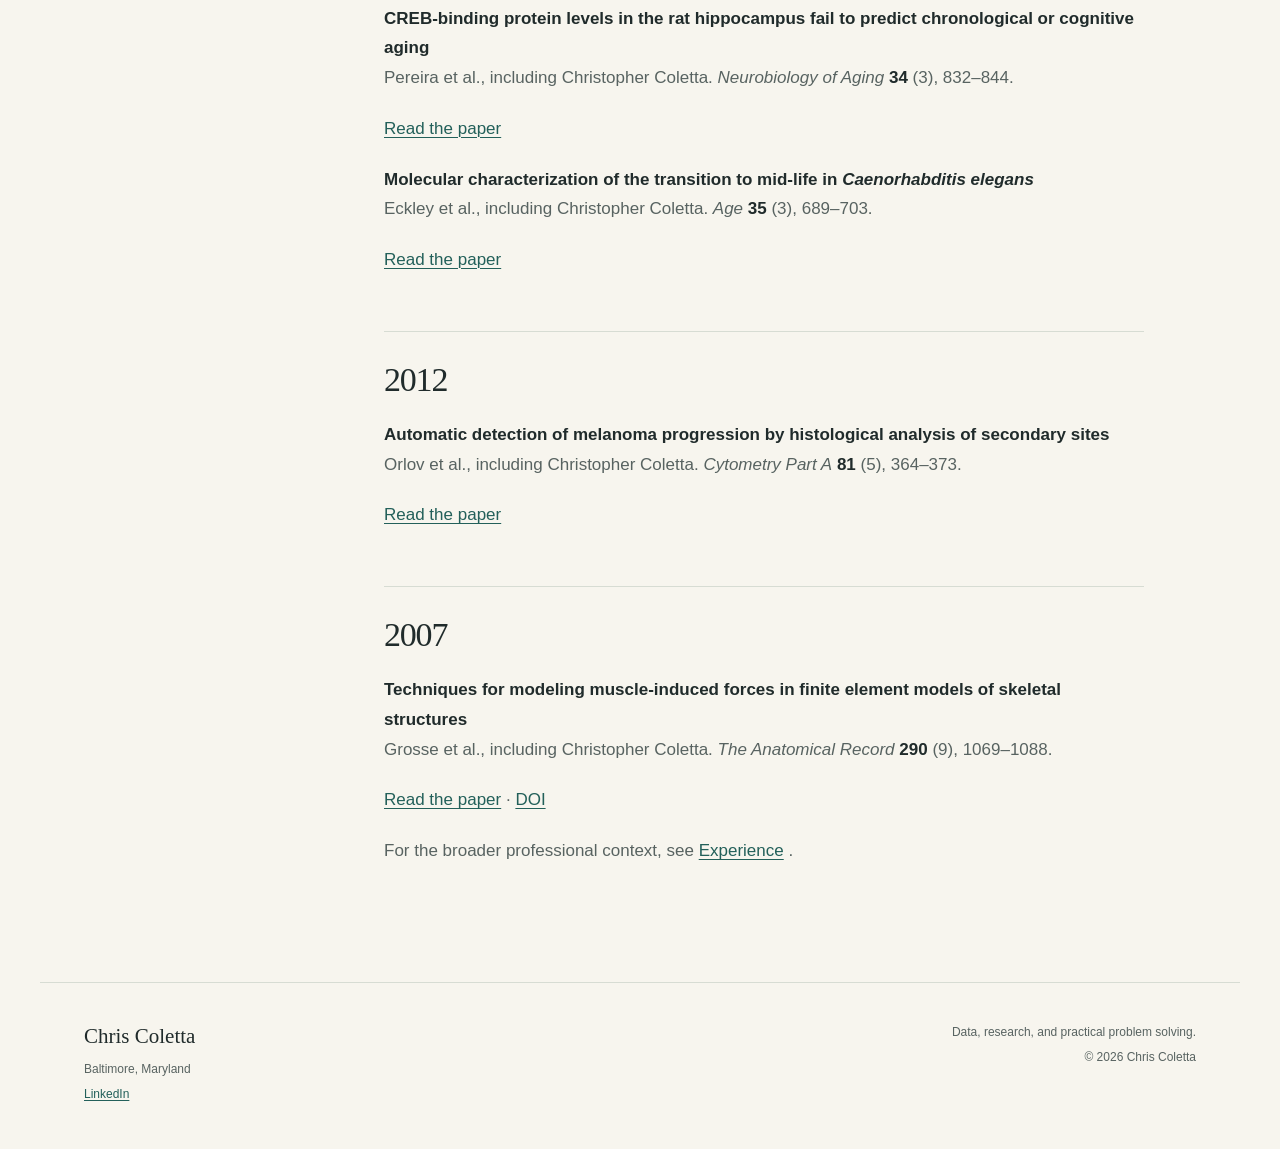
<file: publications/index.html>
<!doctype html><html lang=en-us><head><meta charset=utf-8><meta name=viewport content="width=device-width,initial-scale=1"><title>Publications · Chris Coletta</title><meta name=description content="Collaborative research publications by Christopher Coletta in aging biology, biomedical imaging, and computational science."><link rel=canonical href=https://colettace.github.io/publications/><meta property="og:title" content="Publications"><meta property="og:description" content="Collaborative research publications by Christopher Coletta in aging biology, biomedical imaging, and computational science."><meta property="og:type" content="article"><meta property="og:url" content="https://colettace.github.io/publications/"><meta property="og:site_name" content="Chris Coletta"><meta name=theme-color content="#f7f5ee"><link rel=stylesheet href=/css/main.min.c61c6e6c2e9ab91d00d723f4d6f3834e864838fc6889ac18968c64a1b26cecc6.css integrity="sha256-xhxubC6auR0A1yP01vODToZIOPxoiawYloxkobJs7MY="><link rel=icon href=/favicon.svg type=image/svg+xml></head><body><a class=skip-link href=#main>Skip to content</a><header class="site-header wrap"><a class=wordmark href=/ aria-label="Chris Coletta home">Chris Coletta<span class=wordmark-dot aria-hidden=true>.</span></a><nav aria-label="Main navigation"><ul class=nav-list><li><a href=/about/>About</a></li><li><a href=/experience/>Experience</a></li><li><a href=/spotlights/>Spotlights</a></li><li><a href=/consulting/>Consulting</a></li><li><a href=/publications/ aria-current=page>Publications</a></li><li><a href=/contact/>Contact</a></li></ul></nav></header><main id=main tabindex=-1><article class="page wrap"><header class=page-heading><p class=eyebrow>Research publications</p><h1>Publications</h1><p class=page-description>Collaborative research publications by Christopher Coletta in aging biology, biomedical imaging, and computational science.</p></header><div class=article-layout><aside class=page-aside><p class=eyebrow>Baltimore, Maryland</p><span class=aside-line aria-hidden=true></span></aside><div class=prose><p>My research background includes biomedical image analysis, computational biology, and longitudinal aging data. These collaborative publications span aging biology, cardiac physiology, medical imaging, and mechanical modeling.</p><p><a href=https://www.researchgate.net/profile/Christopher-Coletta>View my ResearchGate profile</a>
for additional research and publication information. For a closer look at the analysis behind one collaboration, read the <a href=/spotlights/chronopix/>ChronoPix career spotlight</a>
.</p><h2 id=2023>2023</h2><p><strong>Epigenetic signature of human immune aging in the GESTALT study</strong><br>Roy et al., including Christopher Coletta. <em>eLife</em> <strong>12</strong>, e86136.</p><p><a href=https://pmc.ncbi.nlm.nih.gov/articles/PMC10506794/>Read the paper</a>
· <a href=https://doi.org/10.7554/eLife.86136>DOI</a></p><h2 id=2022>2022</h2><p><strong>Male rat leukocyte population dynamics predict a window for intervention in aging</strong><br>Yanai et al., including Christopher Coletta. <em>eLife</em> <strong>11</strong>, e76808.</p><p><a href=https://pmc.ncbi.nlm.nih.gov/articles/PMC9150891/>Read the paper</a>
· <a href=https://doi.org/10.7554/eLife.76808>DOI</a></p><p><strong>Personality traits are consistently associated with blood mitochondrial DNA copy number estimated from genome sequences in two genetic cohort studies</strong><br>Oppong et al., including Christopher Coletta. <em>eLife</em> <strong>11</strong>, e77806.</p><p><a href=https://elifesciences.org/articles/77806>Read the paper</a>
· <a href=https://doi.org/10.7554/eLife.77806>DOI</a></p><p><strong>The heart&rsquo;s pacemaker mimics brain cytoarchitecture and function: Novel interstitial cells expose complexity of the SAN</strong><br>Bychkov et al., including Christopher Coletta. <em>JACC: Clinical Electrophysiology</em> <strong>8</strong> (10), 1191–1215.</p><p><a href=https://pmc.ncbi.nlm.nih.gov/articles/PMC9665104/>Read the paper</a>
· <a href=https://doi.org/10.1016/j.jacep.2022.07.003>DOI</a></p><h2 id=2021>2021</h2><p><strong>DNA methylation signatures reveal that distinct combinations of transcription factors specify human immune cell epigenetic identity</strong><br>Roy et al., including Christopher Coletta. <em>Immunity</em> <strong>54</strong> (11), 2465–2480.e5.</p><p><a href=https://pmc.ncbi.nlm.nih.gov/articles/PMC9190145/>Read the paper</a>
· <a href=https://doi.org/10.1016/j.immuni.2021.10.001>DOI</a></p><p><strong>Skeletal muscle transcriptome in healthy aging</strong><br>Tumasian et al., including Christopher Coletta. <em>Nature Communications</em> <strong>12</strong>, 2014.</p><p><a href=https://www.nature.com/articles/s41467-021-22168-2>Read the paper</a>
· <a href=https://doi.org/10.1038/s41467-021-22168-2>DOI</a></p><p><strong>Systematic Identification of circRNAs in Alzheimer&rsquo;s Disease</strong><br>Cochran et al., including Christopher Coletta. <em>Genes</em> <strong>12</strong> (8), 1258.</p><p><a href=https://pmc.ncbi.nlm.nih.gov/articles/PMC8391980/>Read the paper</a>
· <a href=https://doi.org/10.3390/genes12081258>DOI</a></p><h2 id=2020>2020</h2><p><strong>Synchronized cardiac impulses emerge from heterogeneous local calcium signals within and among cells of pacemaker tissue</strong><br>Bychkov et al., including Christopher Coletta. <em>JACC: Clinical Electrophysiology</em> <strong>6</strong> (8), 907–931.</p><p><a href=https://pmc.ncbi.nlm.nih.gov/articles/PMC9665107/>Read the paper</a>
· <a href=https://doi.org/10.1016/j.jacep.2020.06.022>DOI</a></p><h2 id=2017>2017</h2><p><strong>Predicting early symptomatic osteoarthritis in the human knee using machine learning classification of magnetic resonance images from the Osteoarthritis Initiative</strong><br>Ashinsky et al., including Christopher Coletta. <em>Journal of Orthopaedic Research</em> <strong>35</strong> (10), 2243–2250.</p><p><a href=https://pmc.ncbi.nlm.nih.gov/articles/PMC5969573/>Read the paper</a></p><p><strong>Transcriptome states reflect imaging of aging states</strong><br>Eckley et al., including Christopher Coletta. <em>Journal of Gerontology: Series A</em>.</p><p><a href=https://pmc.ncbi.nlm.nih.gov/articles/PMC6001903/>Read the paper</a>
· <a href=https://doi.org/10.1093/gerona/glx236>DOI</a></p><h2 id=2015>2015</h2><p><strong>Machine learning classification of OARSI-scored human articular cartilage using magnetic resonance imaging</strong><br>Ashinsky et al., including Christopher Coletta. <em>Osteoarthritis and Cartilage</em> <strong>23</strong> (10), 1704–1712.</p><p><a href=https://pmc.ncbi.nlm.nih.gov/articles/PMC4577440/>Read the paper</a></p><h2 id=2013>2013</h2><p><strong>CREB-binding protein levels in the rat hippocampus fail to predict chronological or cognitive aging</strong><br>Pereira et al., including Christopher Coletta. <em>Neurobiology of Aging</em> <strong>34</strong> (3), 832–844.</p><p><a href=https://pmc.ncbi.nlm.nih.gov/articles/PMC3518677/>Read the paper</a></p><p><strong>Molecular characterization of the transition to mid-life in <em>Caenorhabditis elegans</em></strong><br>Eckley et al., including Christopher Coletta. <em>Age</em> <strong>35</strong> (3), 689–703.</p><p><a href=https://pmc.ncbi.nlm.nih.gov/articles/PMC3636400/>Read the paper</a></p><h2 id=2012>2012</h2><p><strong>Automatic detection of melanoma progression by histological analysis of secondary sites</strong><br>Orlov et al., including Christopher Coletta. <em>Cytometry Part A</em> <strong>81</strong> (5), 364–373.</p><p><a href=https://pmc.ncbi.nlm.nih.gov/articles/PMC3331954/>Read the paper</a></p><h2 id=2007>2007</h2><p><strong>Techniques for modeling muscle-induced forces in finite element models of skeletal structures</strong><br>Grosse et al., including Christopher Coletta. <em>The Anatomical Record</em> <strong>290</strong> (9), 1069–1088.</p><p><a href=https://anatomypubs.onlinelibrary.wiley.com/doi/10.1002/ar.20568>Read the paper</a>
· <a href=https://doi.org/10.1002/ar.20568>DOI</a></p><p>For the broader professional context, see <a href=/experience/>Experience</a>
.</p></div></div></article></main><footer class="site-footer wrap"><div><a class=footer-name href=/>Chris Coletta</a><p>Baltimore, Maryland</p><p><a href=https://www.linkedin.com/in/chriscoletta/ rel=me>LinkedIn</a></p></div><div class=footer-note><p>Data, research, and practical problem solving.</p><p>© 2026 Chris Coletta</p></div></footer></body></html>
</file>
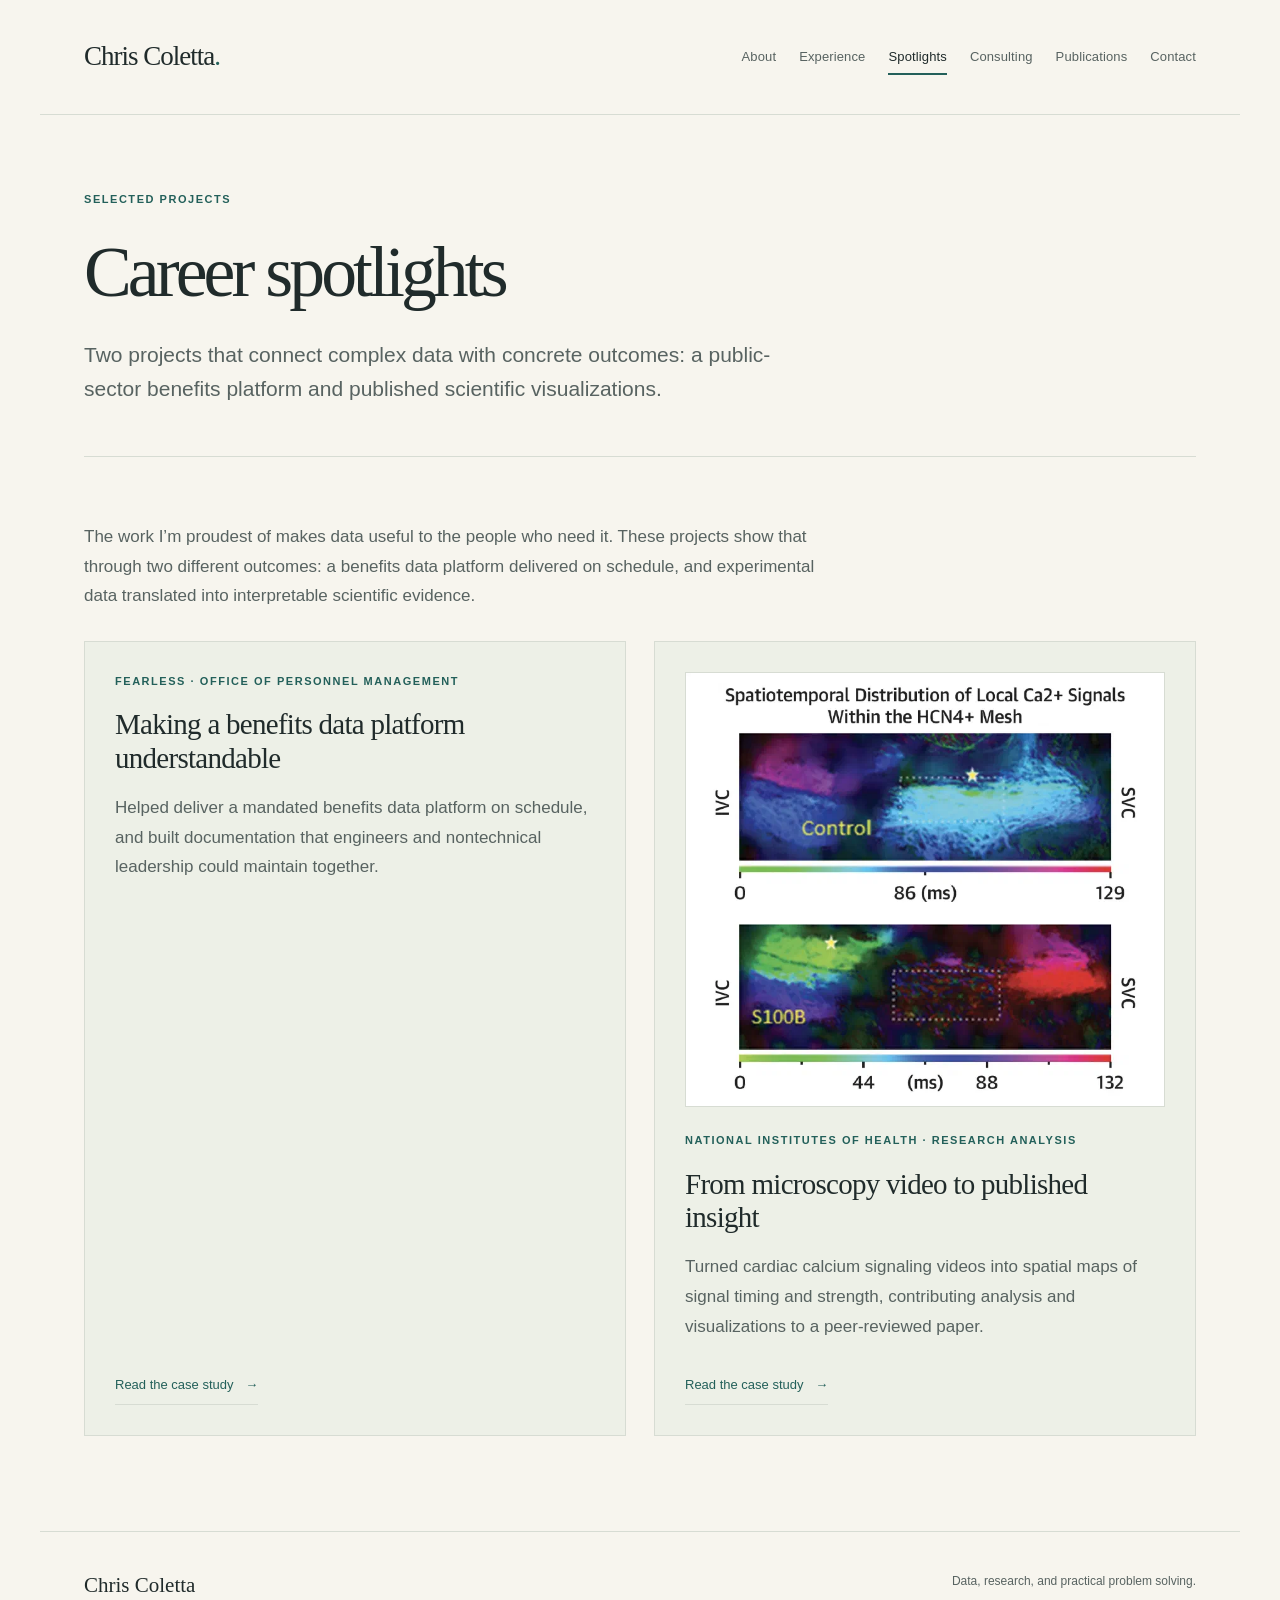
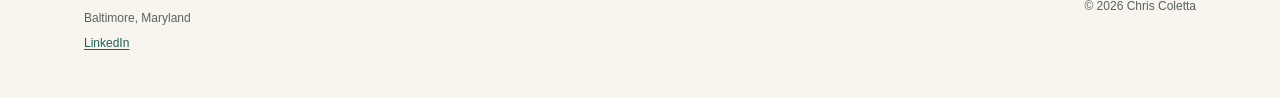
<file: spotlights/index.html>
<!doctype html><html lang=en-us><head><meta charset=utf-8><meta name=viewport content="width=device-width,initial-scale=1"><title>Career spotlights · Chris Coletta</title><meta name=description content="Two projects that connect complex data with concrete outcomes: a public-sector benefits platform and published scientific visualizations."><link rel=canonical href=https://colettace.github.io/spotlights/><meta property="og:title" content="Career spotlights"><meta property="og:description" content="Two projects that connect complex data with concrete outcomes: a public-sector benefits platform and published scientific visualizations."><meta property="og:type" content="article"><meta property="og:url" content="https://colettace.github.io/spotlights/"><meta property="og:site_name" content="Chris Coletta"><meta name=theme-color content="#f7f5ee"><link rel=stylesheet href=/css/main.min.c61c6e6c2e9ab91d00d723f4d6f3834e864838fc6889ac18968c64a1b26cecc6.css integrity="sha256-xhxubC6auR0A1yP01vODToZIOPxoiawYloxkobJs7MY="><link rel=icon href=/favicon.svg type=image/svg+xml></head><body><a class=skip-link href=#main>Skip to content</a><header class="site-header wrap"><a class=wordmark href=/ aria-label="Chris Coletta home">Chris Coletta<span class=wordmark-dot aria-hidden=true>.</span></a><nav aria-label="Main navigation"><ul class=nav-list><li><a href=/about/>About</a></li><li><a href=/experience/>Experience</a></li><li><a href=/spotlights/ aria-current=page>Spotlights</a></li><li><a href=/consulting/>Consulting</a></li><li><a href=/publications/>Publications</a></li><li><a href=/contact/>Contact</a></li></ul></nav></header><main id=main tabindex=-1><section class="page wrap"><header class=page-heading><p class=eyebrow>Selected projects</p><h1>Career spotlights</h1><p class=page-description>Two projects that connect complex data with concrete outcomes: a public-sector benefits platform and published scientific visualizations.</p></header><div class=prose><p>The work I’m proudest of makes data useful to the people who need it. These projects show that through two different outcomes: a benefits data platform delivered on schedule, and experimental data translated into interpretable scientific evidence.</p></div><div class=spotlight-grid><article class=spotlight-card><p class=eyebrow>Fearless · Office of Personnel Management</p><h3><a href=/spotlights/opm/>Making a benefits data platform understandable</a></h3><p>Helped deliver a mandated benefits data platform on schedule, and built documentation that engineers and nontechnical leadership could maintain together.</p><a class=text-link href=/spotlights/opm/>Read the case study <span aria-hidden=true>→</span></a></article><article class=spotlight-card><a class=spotlight-image href=/spotlights/chronopix/><img src=/images/chronopix-control-s100b_hu_54c3e852c4d3a0d.webp alt="Two ChronoPix maps of local calcium signals in sinoatrial node tissue, labeled Control and S100B, with color scales indicating relative timing in milliseconds." width=760 height=689 loading=lazy decoding=async></a><p class=eyebrow>National Institutes of Health · Research analysis</p><h3><a href=/spotlights/chronopix/>From microscopy video to published insight</a></h3><p>Turned cardiac calcium signaling videos into spatial maps of signal timing and strength, contributing analysis and visualizations to a peer-reviewed paper.</p><a class=text-link href=/spotlights/chronopix/>Read the case study <span aria-hidden=true>→</span></a></article></div></section></main><footer class="site-footer wrap"><div><a class=footer-name href=/>Chris Coletta</a><p>Baltimore, Maryland</p><p><a href=https://www.linkedin.com/in/chriscoletta/ rel=me>LinkedIn</a></p></div><div class=footer-note><p>Data, research, and practical problem solving.</p><p>© 2026 Chris Coletta</p></div></footer></body></html>
</file>
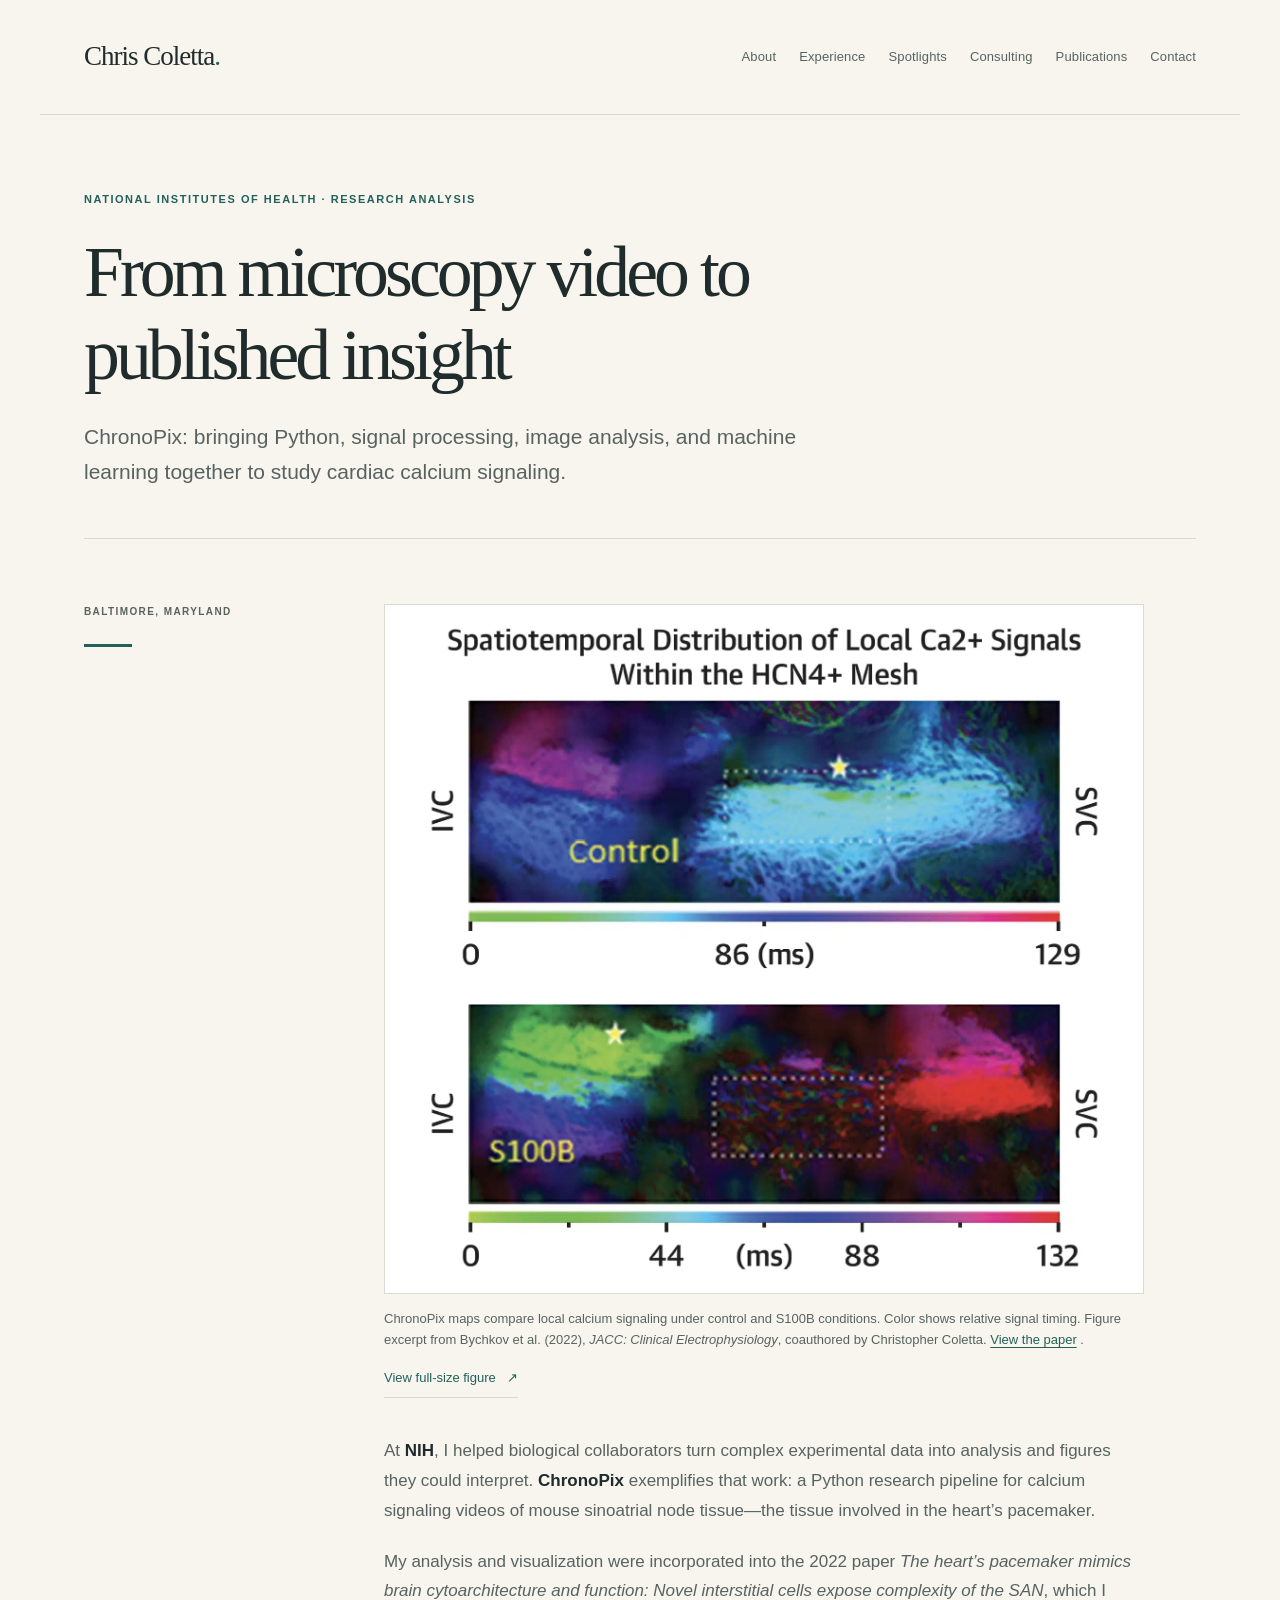
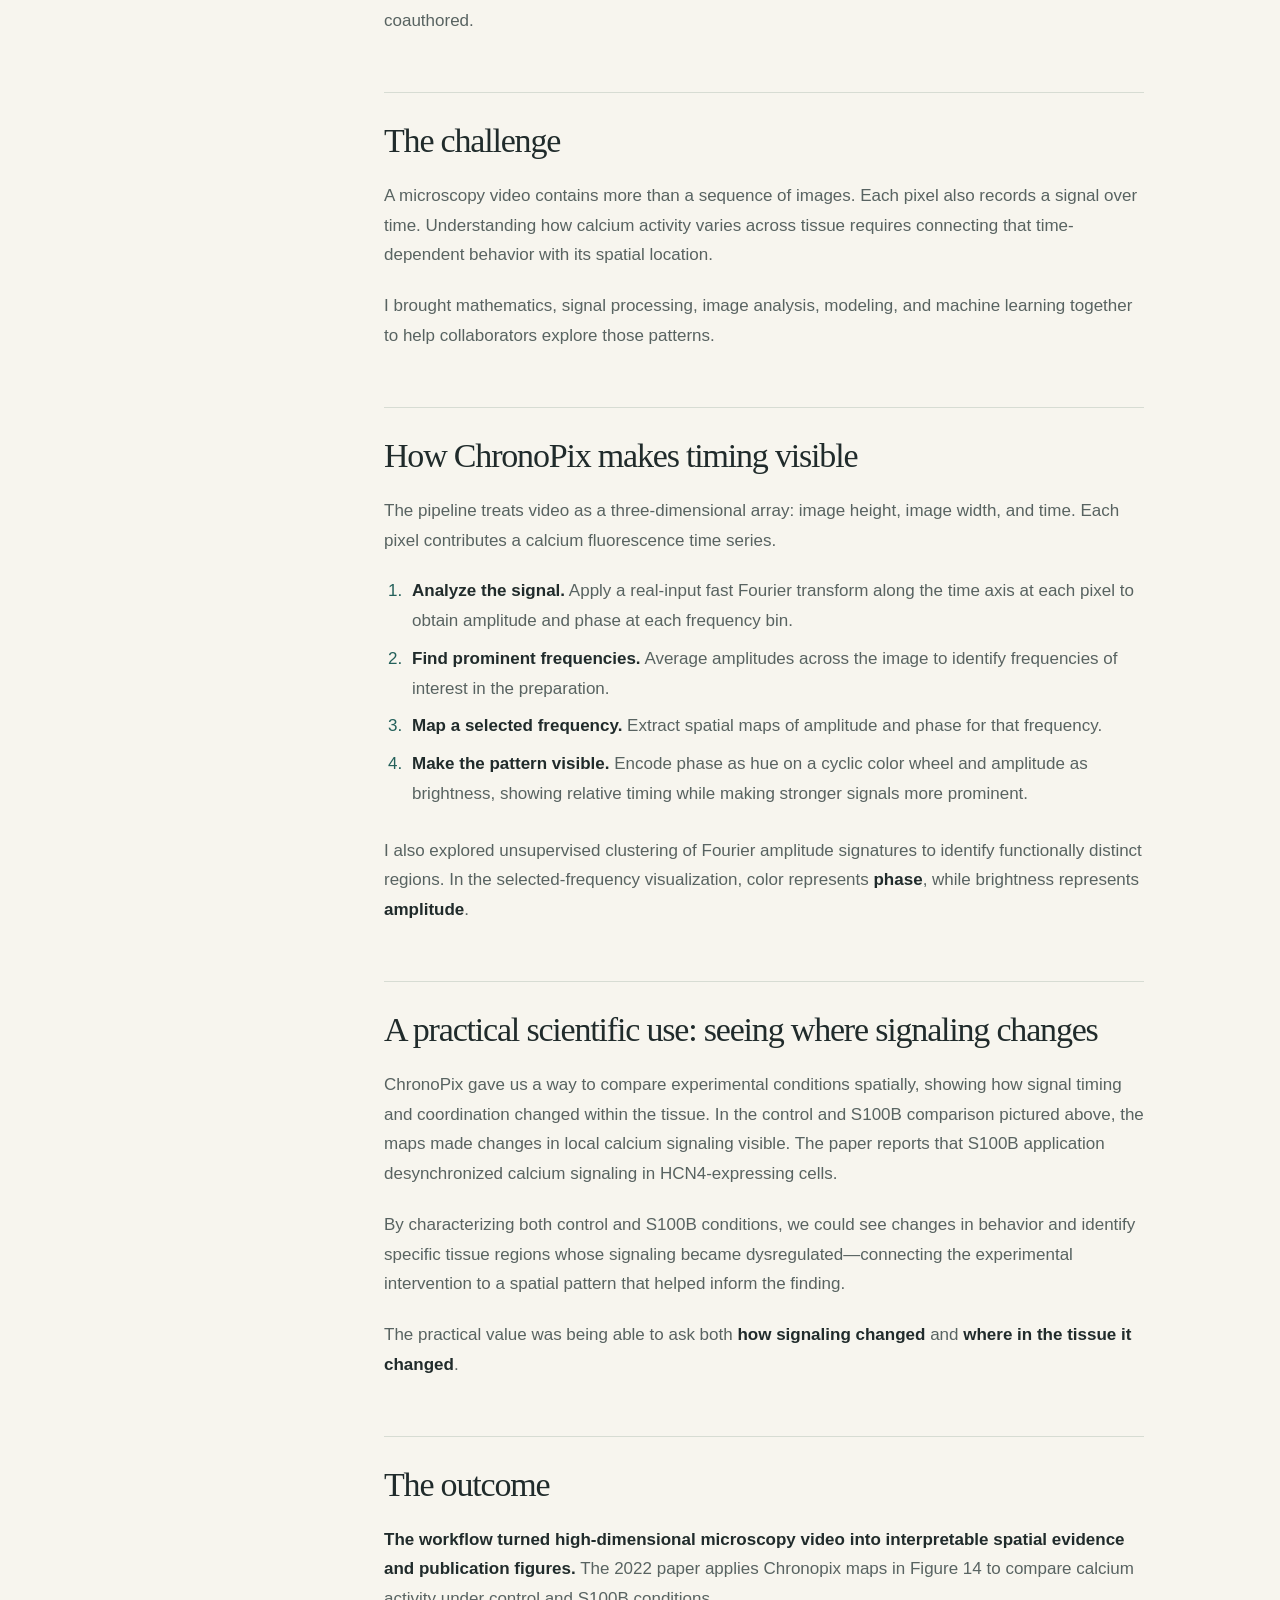
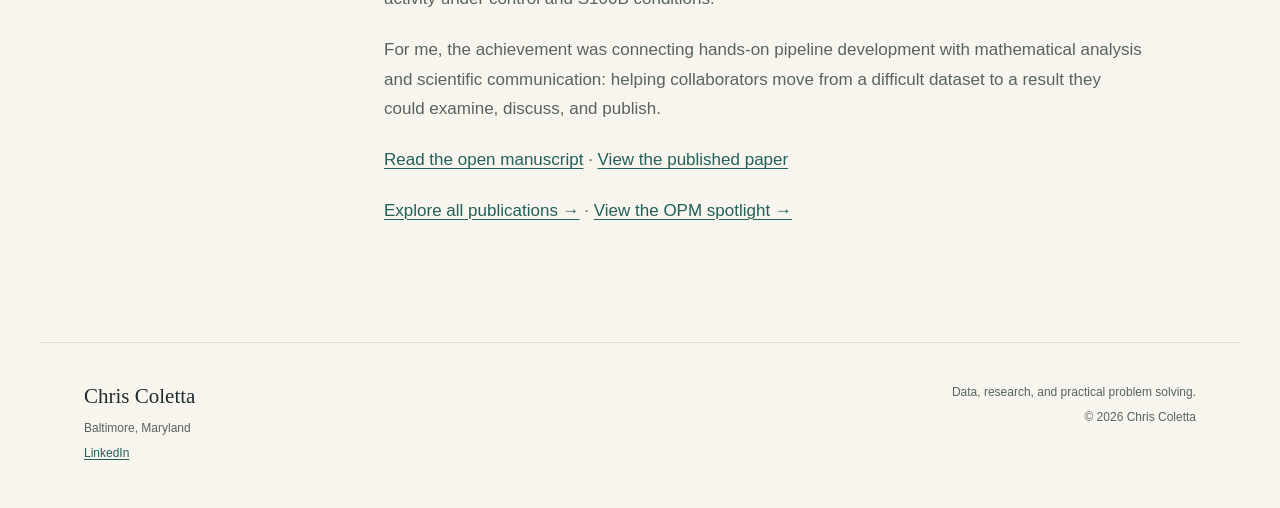
<file: spotlights/chronopix/index.html>
<!doctype html><html lang=en-us><head><meta charset=utf-8><meta name=viewport content="width=device-width,initial-scale=1"><title>From microscopy video to published insight · Chris Coletta</title><meta name=description content="ChronoPix: bringing Python, signal processing, image analysis, and machine learning together to study cardiac calcium signaling."><link rel=canonical href=https://colettace.github.io/spotlights/chronopix/><meta property="og:title" content="From microscopy video to published insight"><meta property="og:description" content="ChronoPix: bringing Python, signal processing, image analysis, and machine learning together to study cardiac calcium signaling."><meta property="og:type" content="article"><meta property="og:url" content="https://colettace.github.io/spotlights/chronopix/"><meta property="og:site_name" content="Chris Coletta"><meta name=theme-color content="#f7f5ee"><link rel=stylesheet href=/css/main.min.c61c6e6c2e9ab91d00d723f4d6f3834e864838fc6889ac18968c64a1b26cecc6.css integrity="sha256-xhxubC6auR0A1yP01vODToZIOPxoiawYloxkobJs7MY="><link rel=icon href=/favicon.svg type=image/svg+xml></head><body><a class=skip-link href=#main>Skip to content</a><header class="site-header wrap"><a class=wordmark href=/ aria-label="Chris Coletta home">Chris Coletta<span class=wordmark-dot aria-hidden=true>.</span></a><nav aria-label="Main navigation"><ul class=nav-list><li><a href=/about/>About</a></li><li><a href=/experience/>Experience</a></li><li><a href=/spotlights/>Spotlights</a></li><li><a href=/consulting/>Consulting</a></li><li><a href=/publications/>Publications</a></li><li><a href=/contact/>Contact</a></li></ul></nav></header><main id=main tabindex=-1><article class="page wrap"><header class=page-heading><p class=eyebrow>National Institutes of Health · Research analysis</p><h1>From microscopy video to published insight</h1><p class=page-description>ChronoPix: bringing Python, signal processing, image analysis, and machine learning together to study cardiac calcium signaling.</p></header><div class=article-layout><aside class=page-aside><p class=eyebrow>Baltimore, Maryland</p><span class=aside-line aria-hidden=true></span></aside><div class=prose><figure class=case-study-figure><a href=/images/chronopix-control-s100b.png aria-label="Open full-resolution research figure"><img src=/images/chronopix-control-s100b_hu_b43a637adca05f74.webp alt="Two ChronoPix maps of local calcium signals in sinoatrial node tissue, labeled Control and S100B, with color scales indicating relative timing in milliseconds." width=1600 height=1451 decoding=async></a><figcaption>ChronoPix maps compare local calcium signaling under control and S100B conditions. Color shows relative signal timing. Figure excerpt from Bychkov et al. (2022), <em>JACC: Clinical Electrophysiology</em>, coauthored by Christopher Coletta. <a href=https://doi.org/10.1016/j.jacep.2022.07.003>View the paper</a>
.</figcaption><a class=text-link href=/images/chronopix-control-s100b.png>View full-size figure <span aria-hidden=true>↗</span></a></figure><p>At <strong>NIH</strong>, I helped biological collaborators turn complex experimental data into analysis and figures they could interpret. <strong>ChronoPix</strong> exemplifies that work: a Python research pipeline for calcium signaling videos of mouse sinoatrial node tissue—the tissue involved in the heart’s pacemaker.</p><p>My analysis and visualization were incorporated into the 2022 paper <em>The heart’s pacemaker mimics brain cytoarchitecture and function: Novel interstitial cells expose complexity of the SAN</em>, which I coauthored.</p><h2 id=the-challenge>The challenge</h2><p>A microscopy video contains more than a sequence of images. Each pixel also records a signal over time. Understanding how calcium activity varies across tissue requires connecting that time-dependent behavior with its spatial location.</p><p>I brought mathematics, signal processing, image analysis, modeling, and machine learning together to help collaborators explore those patterns.</p><h2 id=how-chronopix-makes-timing-visible>How ChronoPix makes timing visible</h2><p>The pipeline treats video as a three-dimensional array: image height, image width, and time. Each pixel contributes a calcium fluorescence time series.</p><ol><li><strong>Analyze the signal.</strong> Apply a real-input fast Fourier transform along the time axis at each pixel to obtain amplitude and phase at each frequency bin.</li><li><strong>Find prominent frequencies.</strong> Average amplitudes across the image to identify frequencies of interest in the preparation.</li><li><strong>Map a selected frequency.</strong> Extract spatial maps of amplitude and phase for that frequency.</li><li><strong>Make the pattern visible.</strong> Encode phase as hue on a cyclic color wheel and amplitude as brightness, showing relative timing while making stronger signals more prominent.</li></ol><p>I also explored unsupervised clustering of Fourier amplitude signatures to identify functionally distinct regions. In the selected-frequency visualization, color represents <strong>phase</strong>, while brightness represents <strong>amplitude</strong>.</p><h2 id=a-practical-scientific-use-seeing-where-signaling-changes>A practical scientific use: seeing where signaling changes</h2><p>ChronoPix gave us a way to compare experimental conditions spatially, showing how signal timing and coordination changed within the tissue. In the control and S100B comparison pictured above, the maps made changes in local calcium signaling visible. The paper reports that S100B application desynchronized calcium signaling in HCN4-expressing cells.</p><p>By characterizing both control and S100B conditions, we could see changes in behavior and identify specific tissue regions whose signaling became dysregulated—connecting the experimental intervention to a spatial pattern that helped inform the finding.</p><p>The practical value was being able to ask both <strong>how signaling changed</strong> and <strong>where in the tissue it changed</strong>.</p><h2 id=the-outcome>The outcome</h2><p><strong>The workflow turned high-dimensional microscopy video into interpretable spatial evidence and publication figures.</strong> The 2022 paper applies Chronopix maps in Figure 14 to compare calcium activity under control and S100B conditions.</p><p>For me, the achievement was connecting hands-on pipeline development with mathematical analysis and scientific communication: helping collaborators move from a difficult dataset to a result they could examine, discuss, and publish.</p><p><a href=https://pmc.ncbi.nlm.nih.gov/articles/PMC9665104/>Read the open manuscript</a>
· <a href=https://doi.org/10.1016/j.jacep.2022.07.003>View the published paper</a></p><p><a href=/publications/>Explore all publications →</a>
· <a href=/spotlights/opm/>View the OPM spotlight →</a></p></div></div></article></main><footer class="site-footer wrap"><div><a class=footer-name href=/>Chris Coletta</a><p>Baltimore, Maryland</p><p><a href=https://www.linkedin.com/in/chriscoletta/ rel=me>LinkedIn</a></p></div><div class=footer-note><p>Data, research, and practical problem solving.</p><p>© 2026 Chris Coletta</p></div></footer></body></html>
</file>
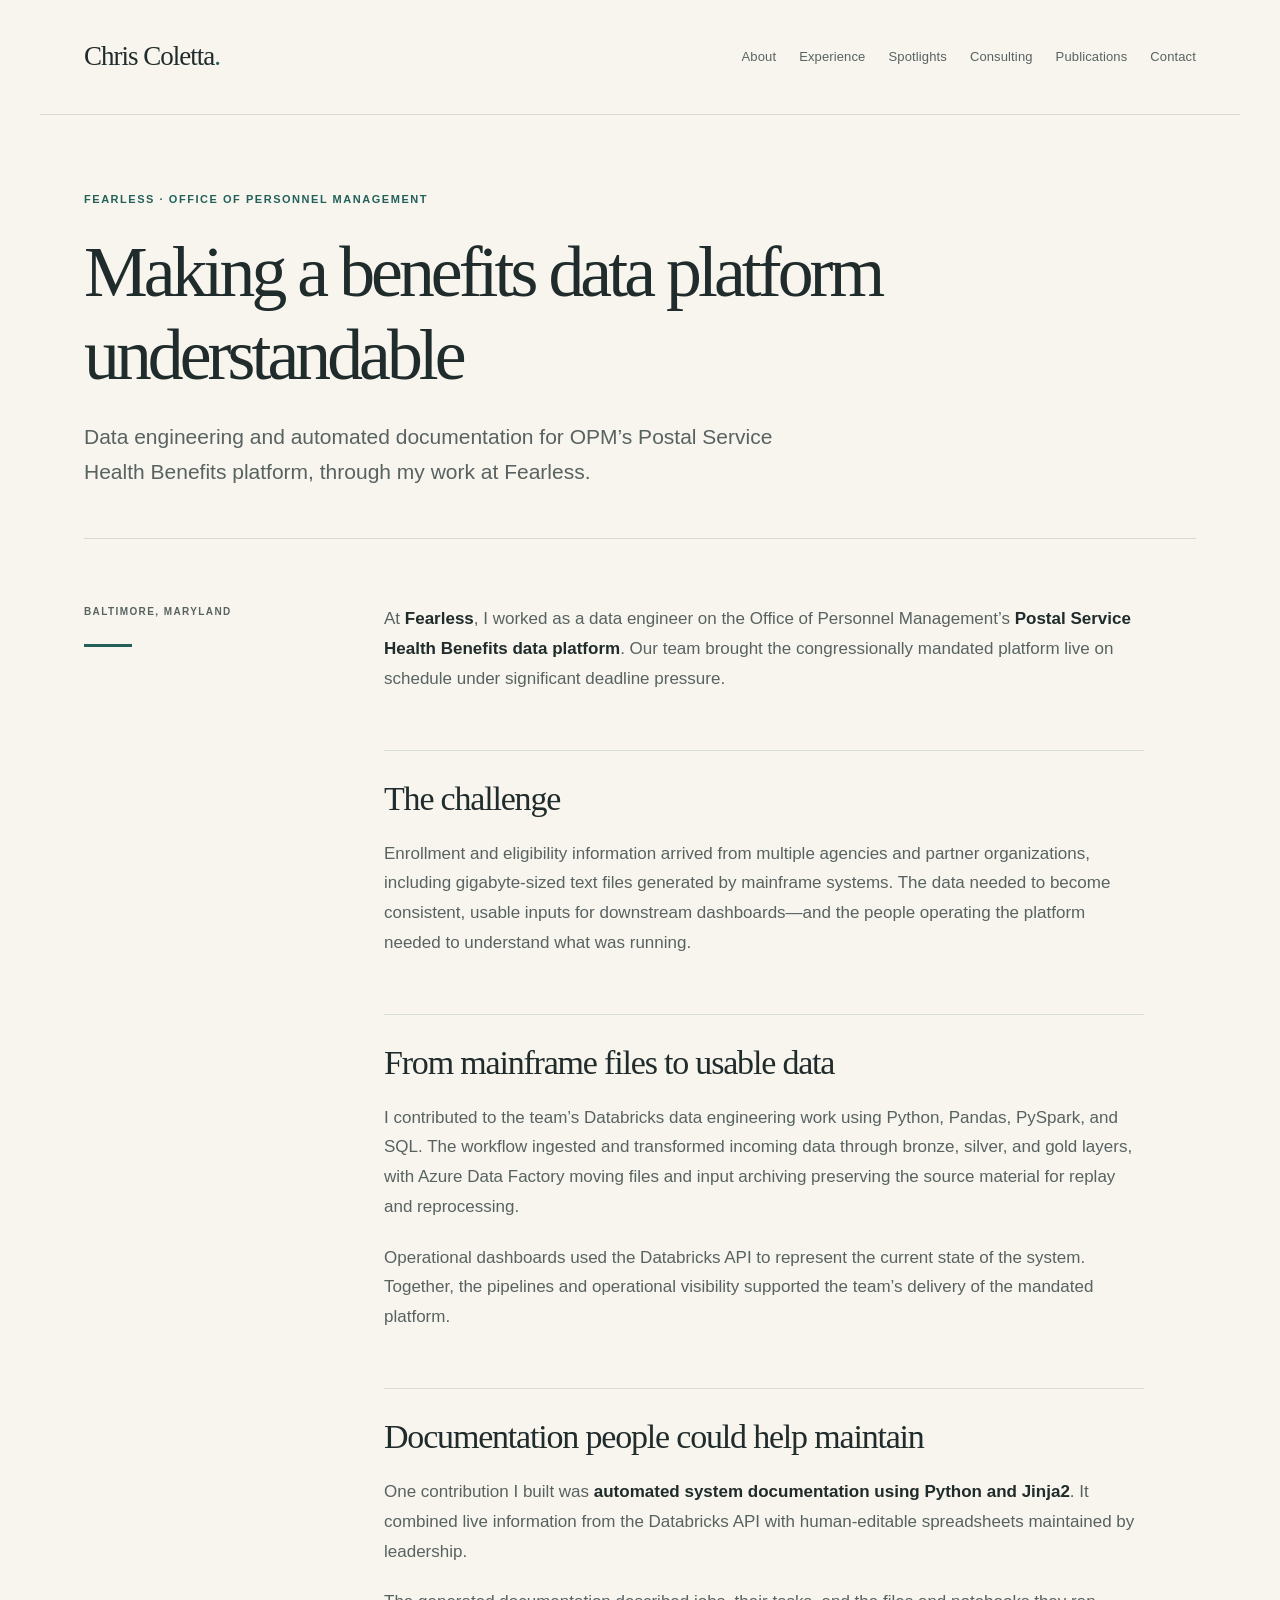
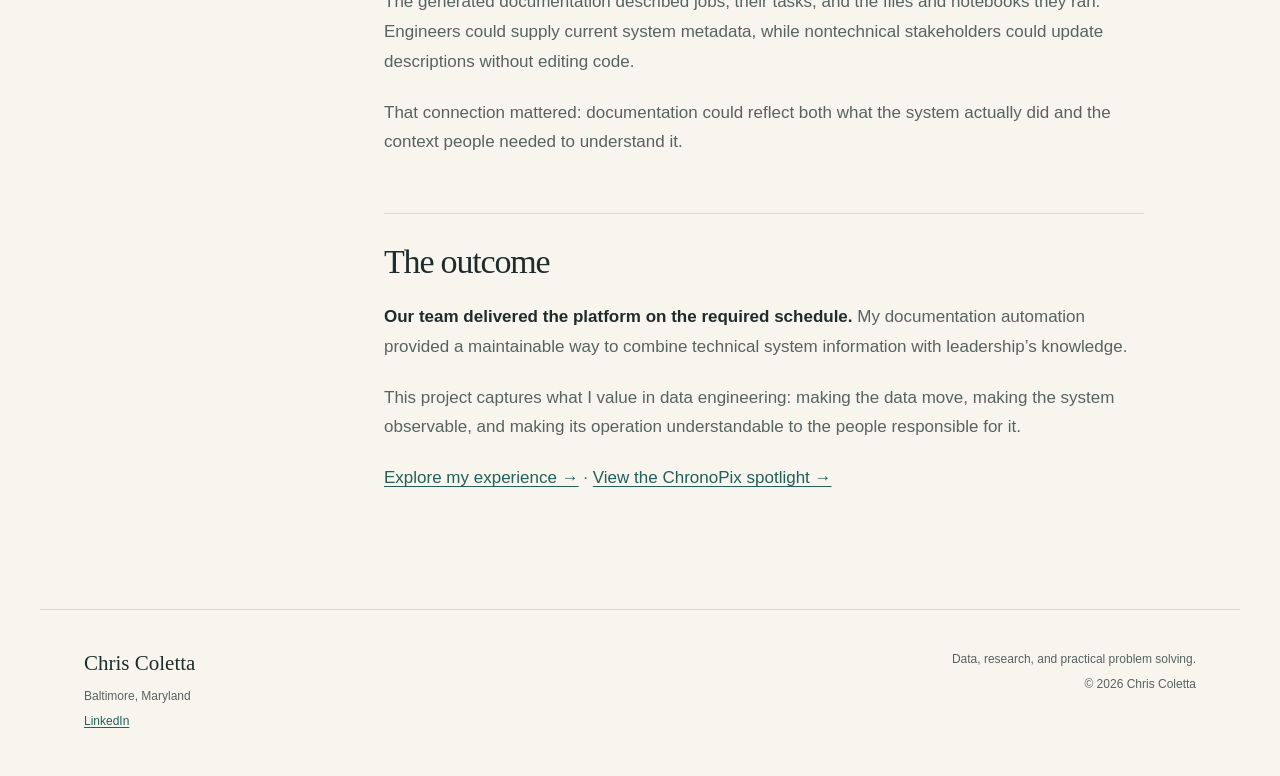
<file: spotlights/opm/index.html>
<!doctype html><html lang=en-us><head><meta charset=utf-8><meta name=viewport content="width=device-width,initial-scale=1"><title>Making a benefits data platform understandable · Chris Coletta</title><meta name=description content="Data engineering and automated documentation for OPM’s Postal Service Health Benefits platform, through my work at Fearless."><link rel=canonical href=https://colettace.github.io/spotlights/opm/><meta property="og:title" content="Making a benefits data platform understandable"><meta property="og:description" content="Data engineering and automated documentation for OPM’s Postal Service Health Benefits platform, through my work at Fearless."><meta property="og:type" content="article"><meta property="og:url" content="https://colettace.github.io/spotlights/opm/"><meta property="og:site_name" content="Chris Coletta"><meta name=theme-color content="#f7f5ee"><link rel=stylesheet href=/css/main.min.c61c6e6c2e9ab91d00d723f4d6f3834e864838fc6889ac18968c64a1b26cecc6.css integrity="sha256-xhxubC6auR0A1yP01vODToZIOPxoiawYloxkobJs7MY="><link rel=icon href=/favicon.svg type=image/svg+xml></head><body><a class=skip-link href=#main>Skip to content</a><header class="site-header wrap"><a class=wordmark href=/ aria-label="Chris Coletta home">Chris Coletta<span class=wordmark-dot aria-hidden=true>.</span></a><nav aria-label="Main navigation"><ul class=nav-list><li><a href=/about/>About</a></li><li><a href=/experience/>Experience</a></li><li><a href=/spotlights/>Spotlights</a></li><li><a href=/consulting/>Consulting</a></li><li><a href=/publications/>Publications</a></li><li><a href=/contact/>Contact</a></li></ul></nav></header><main id=main tabindex=-1><article class="page wrap"><header class=page-heading><p class=eyebrow>Fearless · Office of Personnel Management</p><h1>Making a benefits data platform understandable</h1><p class=page-description>Data engineering and automated documentation for OPM’s Postal Service Health Benefits platform, through my work at Fearless.</p></header><div class=article-layout><aside class=page-aside><p class=eyebrow>Baltimore, Maryland</p><span class=aside-line aria-hidden=true></span></aside><div class=prose><p>At <strong>Fearless</strong>, I worked as a data engineer on the Office of Personnel Management’s <strong>Postal Service Health Benefits data platform</strong>. Our team brought the congressionally mandated platform live on schedule under significant deadline pressure.</p><h2 id=the-challenge>The challenge</h2><p>Enrollment and eligibility information arrived from multiple agencies and partner organizations, including gigabyte-sized text files generated by mainframe systems. The data needed to become consistent, usable inputs for downstream dashboards—and the people operating the platform needed to understand what was running.</p><h2 id=from-mainframe-files-to-usable-data>From mainframe files to usable data</h2><p>I contributed to the team’s Databricks data engineering work using Python, Pandas, PySpark, and SQL. The workflow ingested and transformed incoming data through bronze, silver, and gold layers, with Azure Data Factory moving files and input archiving preserving the source material for replay and reprocessing.</p><p>Operational dashboards used the Databricks API to represent the current state of the system. Together, the pipelines and operational visibility supported the team’s delivery of the mandated platform.</p><h2 id=documentation-people-could-help-maintain>Documentation people could help maintain</h2><p>One contribution I built was <strong>automated system documentation using Python and Jinja2</strong>. It combined live information from the Databricks API with human-editable spreadsheets maintained by leadership.</p><p>The generated documentation described jobs, their tasks, and the files and notebooks they ran. Engineers could supply current system metadata, while nontechnical stakeholders could update descriptions without editing code.</p><p>That connection mattered: documentation could reflect both what the system actually did and the context people needed to understand it.</p><h2 id=the-outcome>The outcome</h2><p><strong>Our team delivered the platform on the required schedule.</strong> My documentation automation provided a maintainable way to combine technical system information with leadership’s knowledge.</p><p>This project captures what I value in data engineering: making the data move, making the system observable, and making its operation understandable to the people responsible for it.</p><p><a href=/experience/>Explore my experience →</a>
· <a href=/spotlights/chronopix/>View the ChronoPix spotlight →</a></p></div></div></article></main><footer class="site-footer wrap"><div><a class=footer-name href=/>Chris Coletta</a><p>Baltimore, Maryland</p><p><a href=https://www.linkedin.com/in/chriscoletta/ rel=me>LinkedIn</a></p></div><div class=footer-note><p>Data, research, and practical problem solving.</p><p>© 2026 Chris Coletta</p></div></footer></body></html>
</file>
